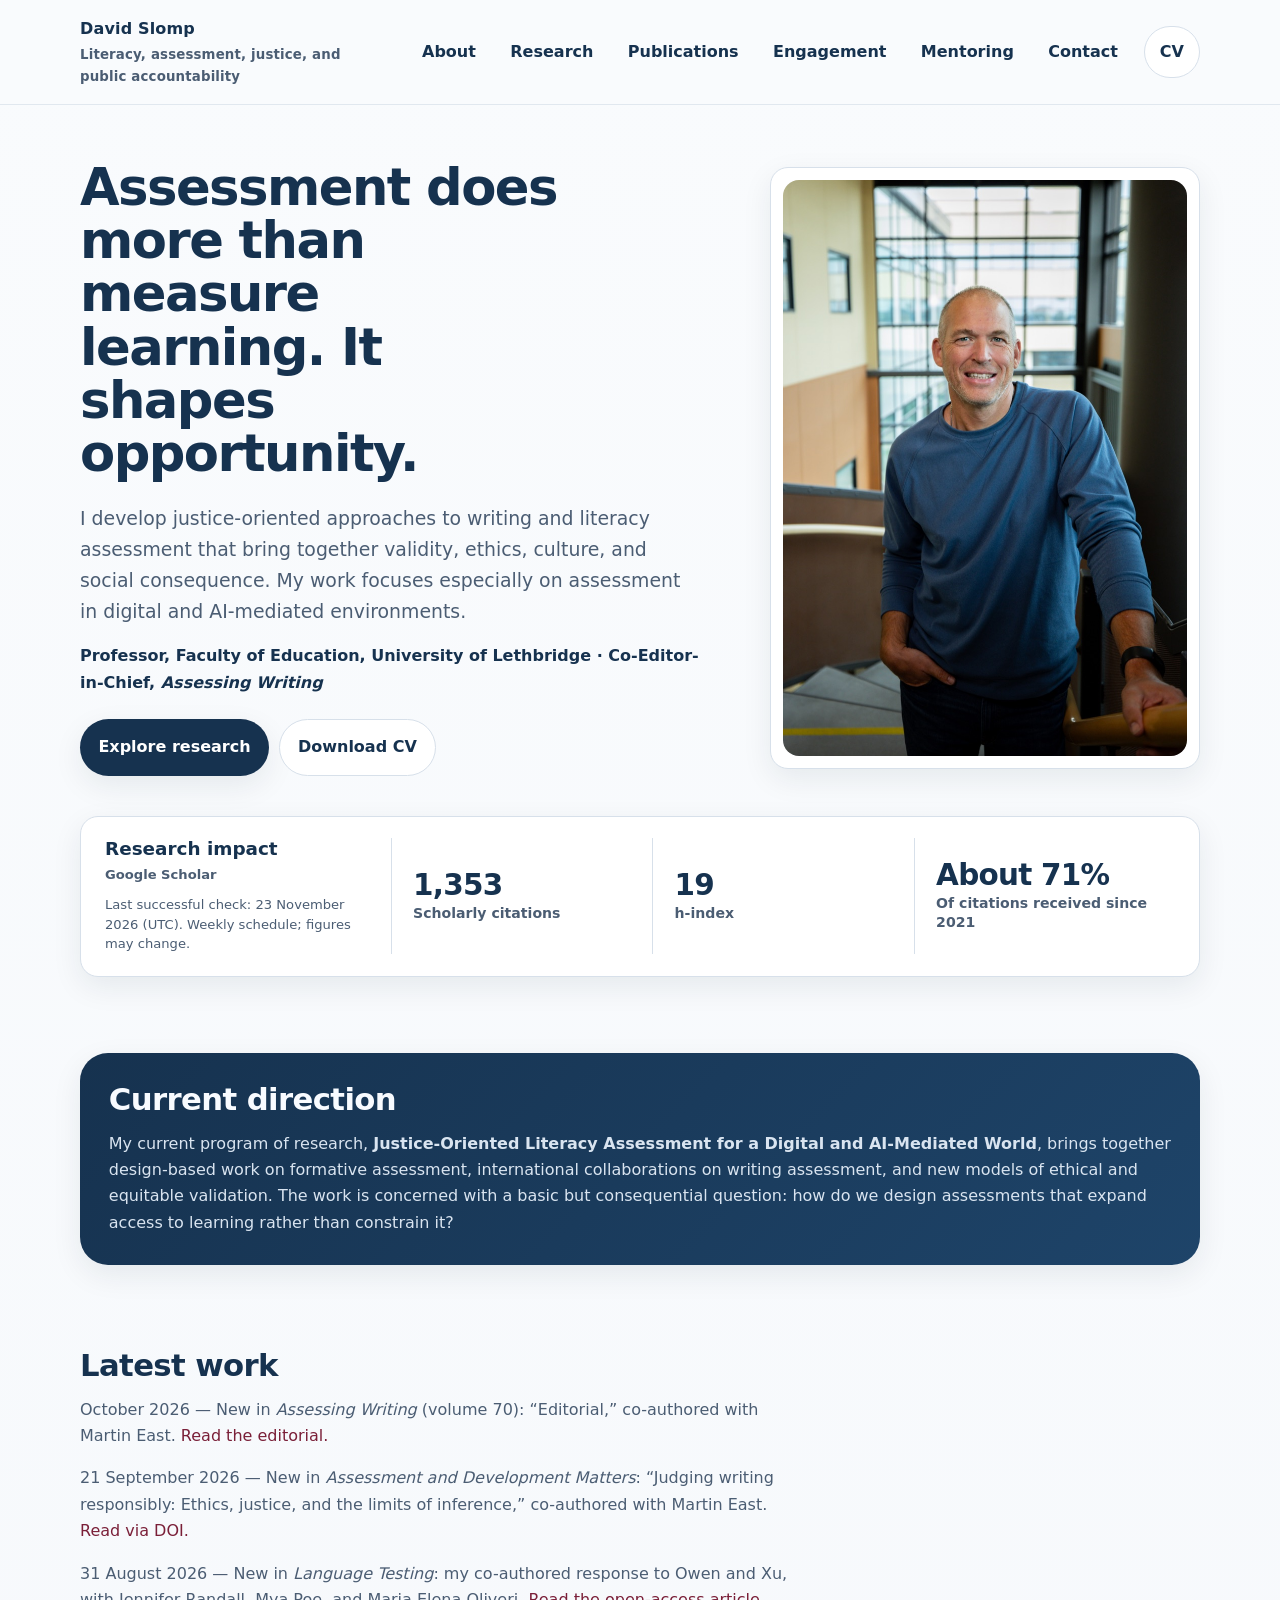
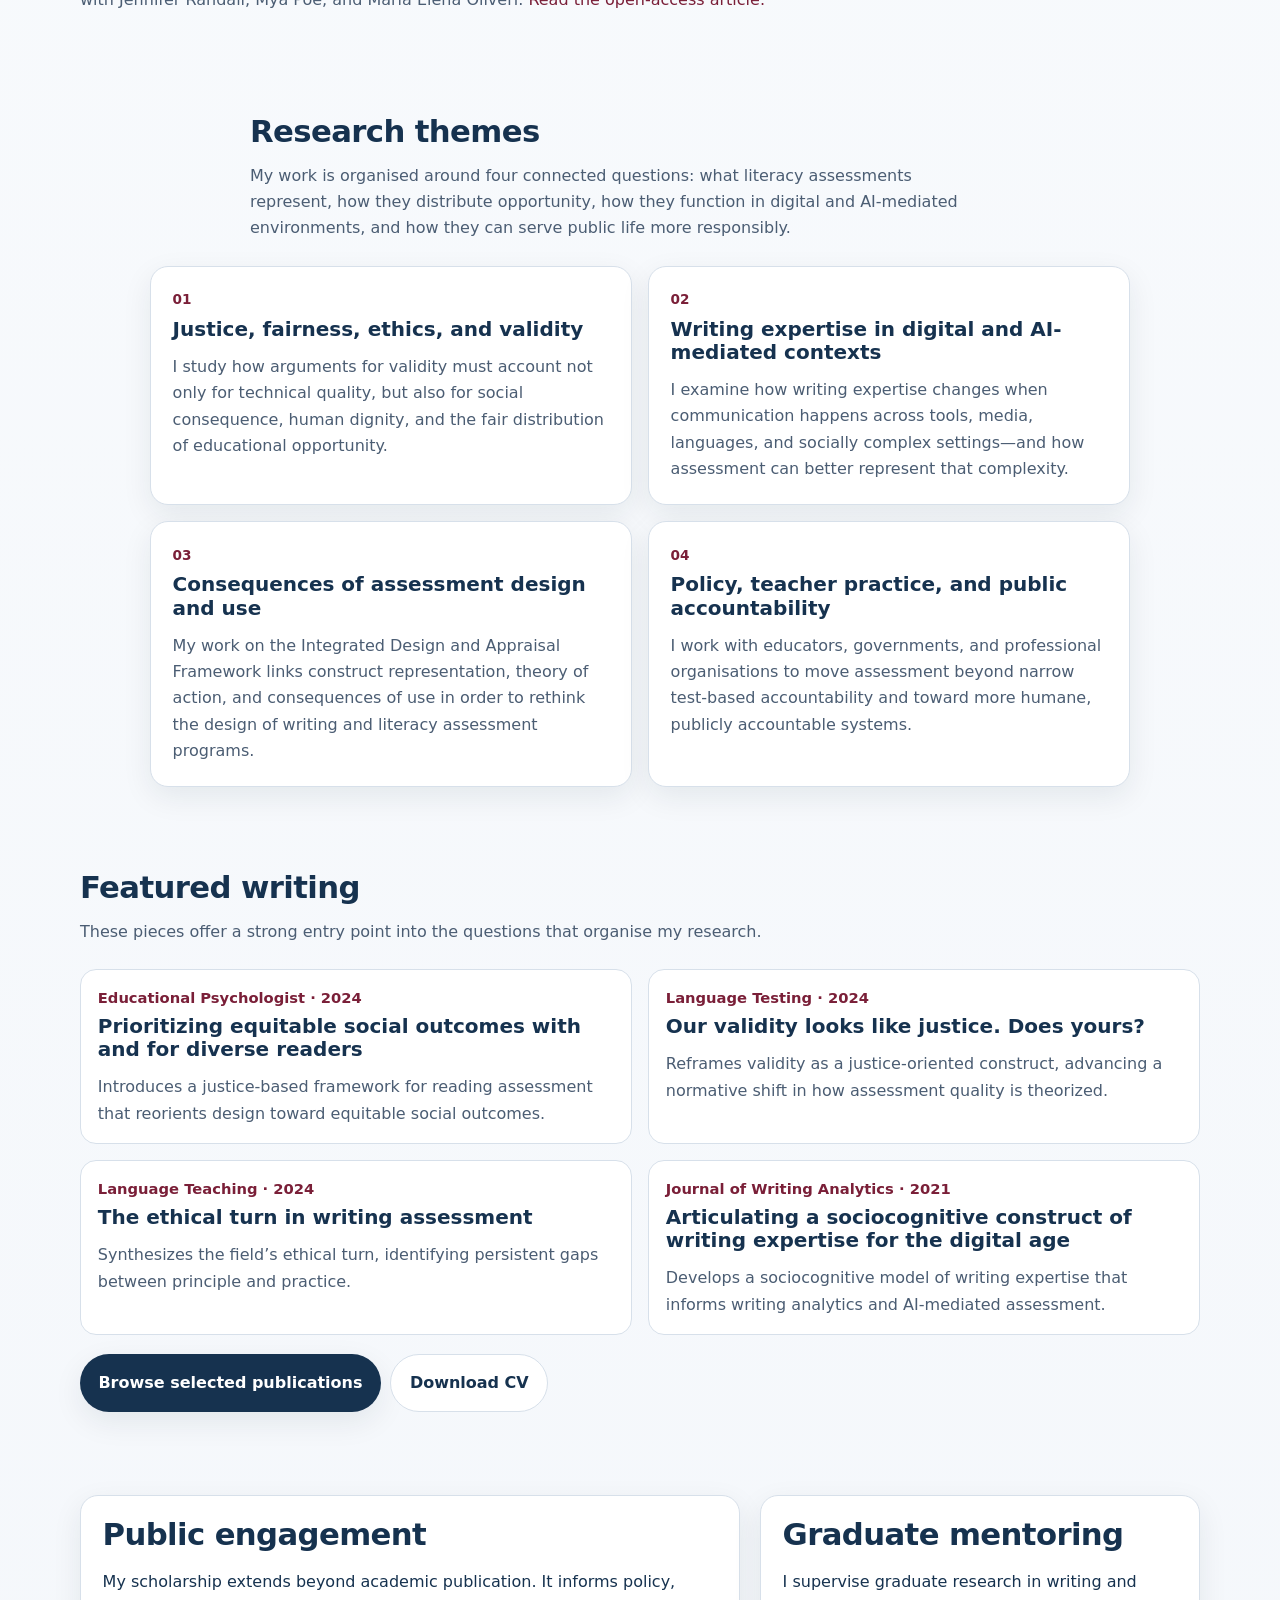
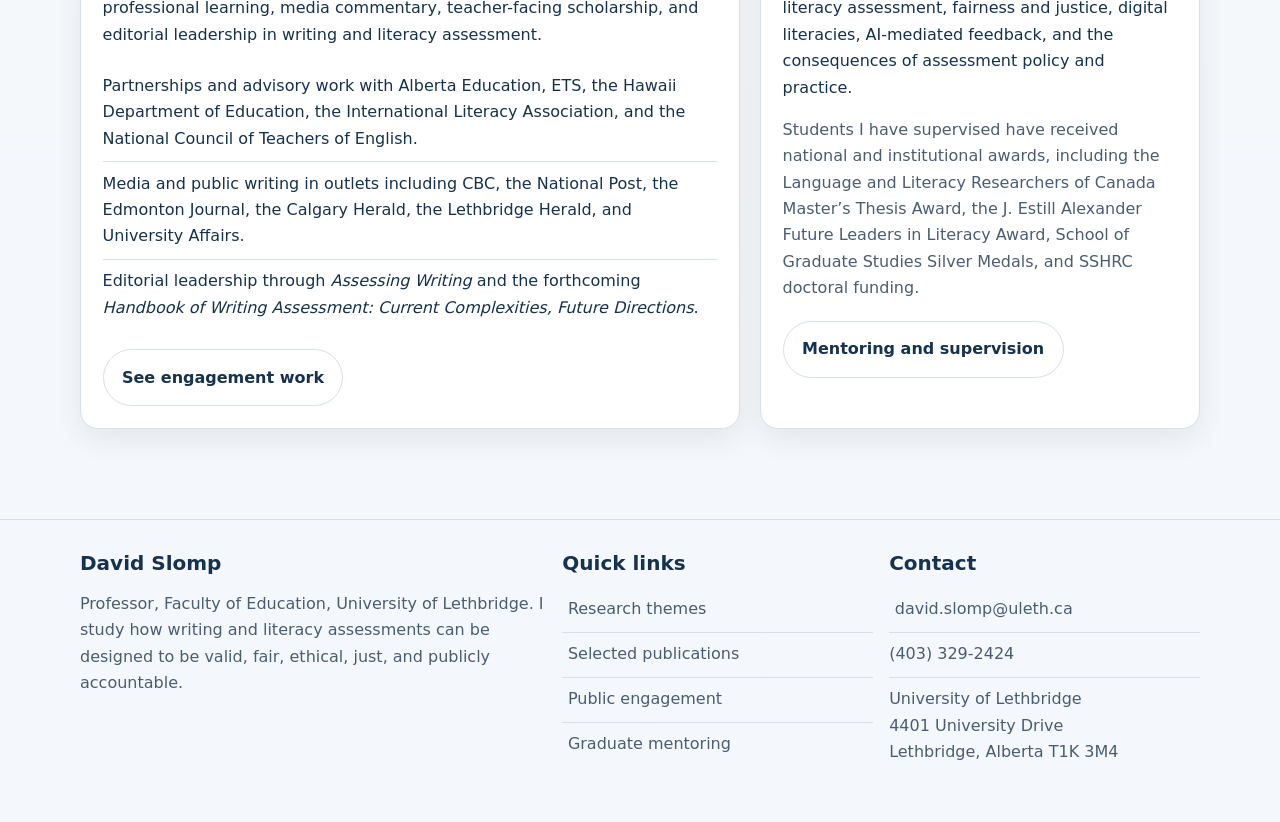
<file: index.html>
<!DOCTYPE html>
<html lang="en">
<head>
  <meta charset="utf-8">
  <meta name="viewport" content="width=device-width, initial-scale=1">
  <title>David Slomp | Literacy, assessment, justice, and public accountability</title>
  <meta name="description" content="David Slomp develops justice-oriented approaches to writing and literacy assessment, with a focus on validity, social consequence, and AI-mediated contexts.">
  <link rel="icon" href="assets/favicon.svg" type="image/svg+xml">
  <link rel="stylesheet" href="css/styles.css?v=20261103-headshots">
  <!-- Google tag (gtag.js) -->
<script async src="https://www.googletagmanager.com/gtag/js?id=G-P6X5NRJZLX"></script>
<script>
  window.dataLayer = window.dataLayer || [];
  function gtag(){dataLayer.push(arguments);}
  gtag('js', new Date());

  gtag('config', 'G-P6X5NRJZLX');
</script>

</head>
<body data-page="home">
<a class="skip-link" href="#main">Skip to main content</a>

<header class="site-header">
  <div class="container header-inner">
    <a class="brand" href="index.html" aria-label="Home">
      <span>David Slomp</span>
      <small>Literacy, assessment, justice, and public accountability</small>
    </a>

    <button class="nav-toggle" aria-controls="site-nav" aria-expanded="false">Menu</button>

    <nav id="site-nav" class="site-nav" aria-label="Main navigation">
      <ul>
        <li><a href="about.html" data-page="about">About</a></li>
        <li><a href="research.html" data-page="research">Research</a></li>
        <li><a href="publications.html" data-page="publications">Publications</a></li>
        <li><a href="engagement.html" data-page="engagement">Engagement</a></li>
        <li><a href="mentoring.html" data-page="mentoring">Mentoring</a></li>
        <li><a href="contact.html" data-page="contact">Contact</a></li>
        <li class="nav-cta"><a class="btn secondary" href="downloads/David_Slomp_CV_2026.pdf">CV</a></li>
      </ul>
    </nav>
  </div>
</header>

<main id="main">

  <section class="hero">
    <div class="container">
      <div class="hero-main">
        <div class="hero-copy">
          <div class="hero-header">
            <h1>Assessment does more than measure learning. It shapes opportunity.</h1>
          </div>

          <p class="lead">
            I develop justice-oriented approaches to writing and literacy assessment that bring together validity, ethics, culture, and social consequence. My work focuses especially on assessment in digital and AI-mediated environments.
          </p>

          <p class="hero-role">
            Professor, Faculty of Education, University of Lethbridge <span aria-hidden="true">·</span> Co-Editor-in-Chief, <em>Assessing Writing</em>
          </p>

          <div class="hero-actions">
            <div class="hero-actions-main">
              <a class="btn" href="research.html">Explore research</a>
              <a class="btn secondary" href="downloads/David_Slomp_CV_2026.pdf">Download CV</a>
            </div>
          </div>
        </div>

        <div class="hero-portrait panel">
          <picture>
            <source
              media="(max-width: 980px)"
              srcset="assets/images/david-slomp-headshot-2026-landscape-800.jpg 800w, assets/images/david-slomp-headshot-2026-landscape-1600.jpg 1600w"
              sizes="(max-width: 760px) calc(100vw - 3.5rem), 396px"
            >
            <img
              src="assets/images/david-slomp-headshot-2026-portrait-1365.jpg"
              srcset="assets/images/david-slomp-headshot-2026-portrait-800.jpg 800w, assets/images/david-slomp-headshot-2026-portrait-1365.jpg 1365w"
              sizes="430px"
              alt="Portrait of David Slomp in Turcotte Hall"
              class="feature-image"
              decoding="async"
              fetchpriority="high"
            >
          </picture>
        </div>
      </div>

    </div>
  </section>

  <!-- BEGIN SCHOLAR METRICS -->
  <section class="evidence-section" aria-labelledby="research-impact-title">
    <div class="container evidence-strip">
      <div class="evidence-intro">
        <h2 id="research-impact-title">Research impact</h2>
        <a href="https://scholar.google.com/citations?hl=en&amp;user=jtLduoQAAAAJ" target="_blank" rel="noopener noreferrer">Google Scholar</a>
        <p class="scholar-status" data-scholar-checked-at="2026-11-23T19:21:52Z">Last successful check: 23 November 2026 (UTC). Weekly schedule; figures may change.</p>
      </div>

      <dl class="evidence-grid">
        <div class="evidence-item">
          <dt>Scholarly citations</dt>
          <dd>1,353</dd>
        </div>
        <div class="evidence-item">
          <dt>h-index</dt>
          <dd>19</dd>
        </div>
        <div class="evidence-item">
          <dt>Of citations received since 2021</dt>
          <dd>About 71%</dd>
        </div>
      </dl>
    </div>
  </section>
  <!-- END SCHOLAR METRICS -->

  <section class="section">
    <div class="container feature-band">
      <h2>Current direction</h2>
      <p>My current program of research, <strong>Justice-Oriented Literacy Assessment for a Digital and AI-Mediated World</strong>, brings together design-based work on formative assessment, international collaborations on writing assessment, and new models of ethical and equitable validation. The work is concerned with a basic but consequential question: how do we design assessments that expand access to learning rather than constrain it?</p>
    </div>
  </section>

  <section class="section">
    <div class="container">
      <div class="section-header">
        <h2 id="latest-work-title">Latest work</h2>
        <p><time datetime="2026-10">October 2026</time> — New in <em>Assessing Writing</em> (volume 70): “Editorial,” co-authored with Martin East. <a href="https://doi.org/10.1016/j.asw.2026.101144" target="_blank" rel="noopener noreferrer">Read the editorial.</a></p>
        <p><time datetime="2026-09-21">21 September 2026</time> — New in <em>Assessment and Development Matters</em>: “Judging writing responsibly: Ethics, justice, and the limits of inference,” co-authored with Martin East. <a href="https://doi.org/10.53841/bpsadm.2026.18.3.48" target="_blank" rel="noopener noreferrer">Read via DOI.</a></p>
        <p><time datetime="2026-08-31">31 August 2026</time> — New in <em>Language Testing</em>: my co-authored response to Owen and Xu, with Jennifer Randall, Mya Poe, and Maria Elena Oliveri. <a href="https://doi.org/10.1177/02655322261468288" target="_blank" rel="noopener noreferrer">Read the open-access article.</a></p>
      </div>
    </div>
  </section>

  <section class="section home-themes-section" aria-labelledby="research-themes-title">
    <div class="container">
      <div class="section-header home-themes-header">
        <h2 id="research-themes-title">Research themes</h2>
        <p>My work is organised around four connected questions: what literacy assessments represent, how they distribute opportunity, how they function in digital and AI-mediated environments, and how they can serve public life more responsibly.</p>
      </div>

      <div class="grid grid-2 home-theme-grid">
        <article class="card">
          <span class="eyebrow">01</span>
          <h3>Justice, fairness, ethics, and validity</h3>
          <p>I study how arguments for validity must account not only for technical quality, but also for social consequence, human dignity, and the fair distribution of educational opportunity.</p>
        </article>

        <article class="card">
          <span class="eyebrow">02</span>
          <h3>Writing expertise in digital and AI-mediated contexts</h3>
          <p>I examine how writing expertise changes when communication happens across tools, media, languages, and socially complex settings—and how assessment can better represent that complexity.</p>
        </article>

        <article class="card">
          <span class="eyebrow">03</span>
          <h3>Consequences of assessment design and use</h3>
          <p>My work on the Integrated Design and Appraisal Framework links construct representation, theory of action, and consequences of use in order to rethink the design of writing and literacy assessment programs.</p>
        </article>

        <article class="card">
          <span class="eyebrow">04</span>
          <h3>Policy, teacher practice, and public accountability</h3>
          <p>I work with educators, governments, and professional organisations to move assessment beyond narrow test-based accountability and toward more humane, publicly accountable systems.</p>
        </article>
      </div>
    </div>
  </section>

  <section class="section">
    <div class="container">
      <div class="section-header">
        <h2>Featured writing</h2>
        <p>These pieces offer a strong entry point into the questions that organise my research.</p>
      </div>

      <div class="grid grid-2">
        <article class="publication">
          <div class="pub-meta">Educational Psychologist · 2024</div>
          <h3>Prioritizing equitable social outcomes with and for diverse readers</h3>
          <p>Introduces a justice-based framework for reading assessment that reorients design toward equitable social outcomes.</p>
        </article>

        <article class="publication">
          <div class="pub-meta">Language Testing · 2024</div>
          <h3>Our validity looks like justice. Does yours?</h3>
          <p>Reframes validity as a justice-oriented construct, advancing a normative shift in how assessment quality is theorized.</p>
        </article>

        <article class="publication">
          <div class="pub-meta">Language Teaching · 2024</div>
          <h3>The ethical turn in writing assessment</h3>
          <p>Synthesizes the field’s ethical turn, identifying persistent gaps between principle and practice.</p>
        </article>

        <article class="publication">
          <div class="pub-meta">Journal of Writing Analytics · 2021</div>
          <h3>Articulating a sociocognitive construct of writing expertise for the digital age</h3>
          <p>Develops a sociocognitive model of writing expertise that informs writing analytics and AI-mediated assessment.</p>
        </article>
      </div>

      <div class="cta-row">
        <a class="btn" href="publications.html">Browse selected publications</a>
        <a class="btn secondary" href="downloads/David_Slomp_CV_2026.pdf">Download CV</a>
      </div>
    </div>
  </section>

  <section class="section">
    <div class="container columns">
      <div class="panel">
        <h2>Public engagement</h2>
        <p>My scholarship extends beyond academic publication. It informs policy, professional learning, media commentary, teacher-facing scholarship, and editorial leadership in writing and literacy assessment.</p>
        <ul class="list-clean">
          <li>Partnerships and advisory work with Alberta Education, ETS, the Hawaii Department of Education, the International Literacy Association, and the National Council of Teachers of English.</li>
          <li>Media and public writing in outlets including CBC, the National Post, the Edmonton Journal, the Calgary Herald, the Lethbridge Herald, and University Affairs.</li>
          <li>Editorial leadership through <em>Assessing Writing</em> and the forthcoming <em>Handbook of Writing Assessment: Current Complexities, Future Directions</em>.</li>
        </ul>
        <div class="cta-row">
          <a class="btn secondary" href="engagement.html">See engagement work</a>
        </div>
      </div>

      <div class="panel">
        <h2>Graduate mentoring</h2>
        <p>I supervise graduate research in writing and literacy assessment, fairness and justice, digital literacies, AI-mediated feedback, and the consequences of assessment policy and practice.</p>
        <p class="subtle">Students I have supervised have received national and institutional awards, including the Language and Literacy Researchers of Canada Master’s Thesis Award, the J. Estill Alexander Future Leaders in Literacy Award, School of Graduate Studies Silver Medals, and SSHRC doctoral funding.</p>
        <div class="cta-row">
          <a class="btn secondary" href="mentoring.html">Mentoring and supervision</a>
        </div>
      </div>
    </div>
  </section>

</main>

<footer class="site-footer">
  <div class="container footer-grid">
    <div>
      <h3>David Slomp</h3>
      <p>Professor, Faculty of Education, University of Lethbridge. I study how writing and literacy assessments can be designed to be valid, fair, ethical, just, and publicly accountable.</p>
    </div>

    <div>
      <h3>Quick links</h3>
      <ul class="list-clean">
        <li><a href="research.html">Research themes</a></li>
        <li><a href="publications.html">Selected publications</a></li>
        <li><a href="engagement.html">Public engagement</a></li>
        <li><a href="mentoring.html">Graduate mentoring</a></li>
      </ul>
    </div>

    <div>
      <h3>Contact</h3>
      <ul class="list-clean">
        <li><a href="mailto:david.slomp@uleth.ca">david.slomp@uleth.ca</a></li>
        <li>(403) 329-2424</li>
        <li>University of Lethbridge<br>4401 University Drive<br>Lethbridge, Alberta T1K 3M4</li>
      </ul>
    </div>
  </div>
</footer>

<script src="js/site.js"></script>
<script src="js/scholar-status.js?v=20261026" defer></script>
</body>
</html>
</file>
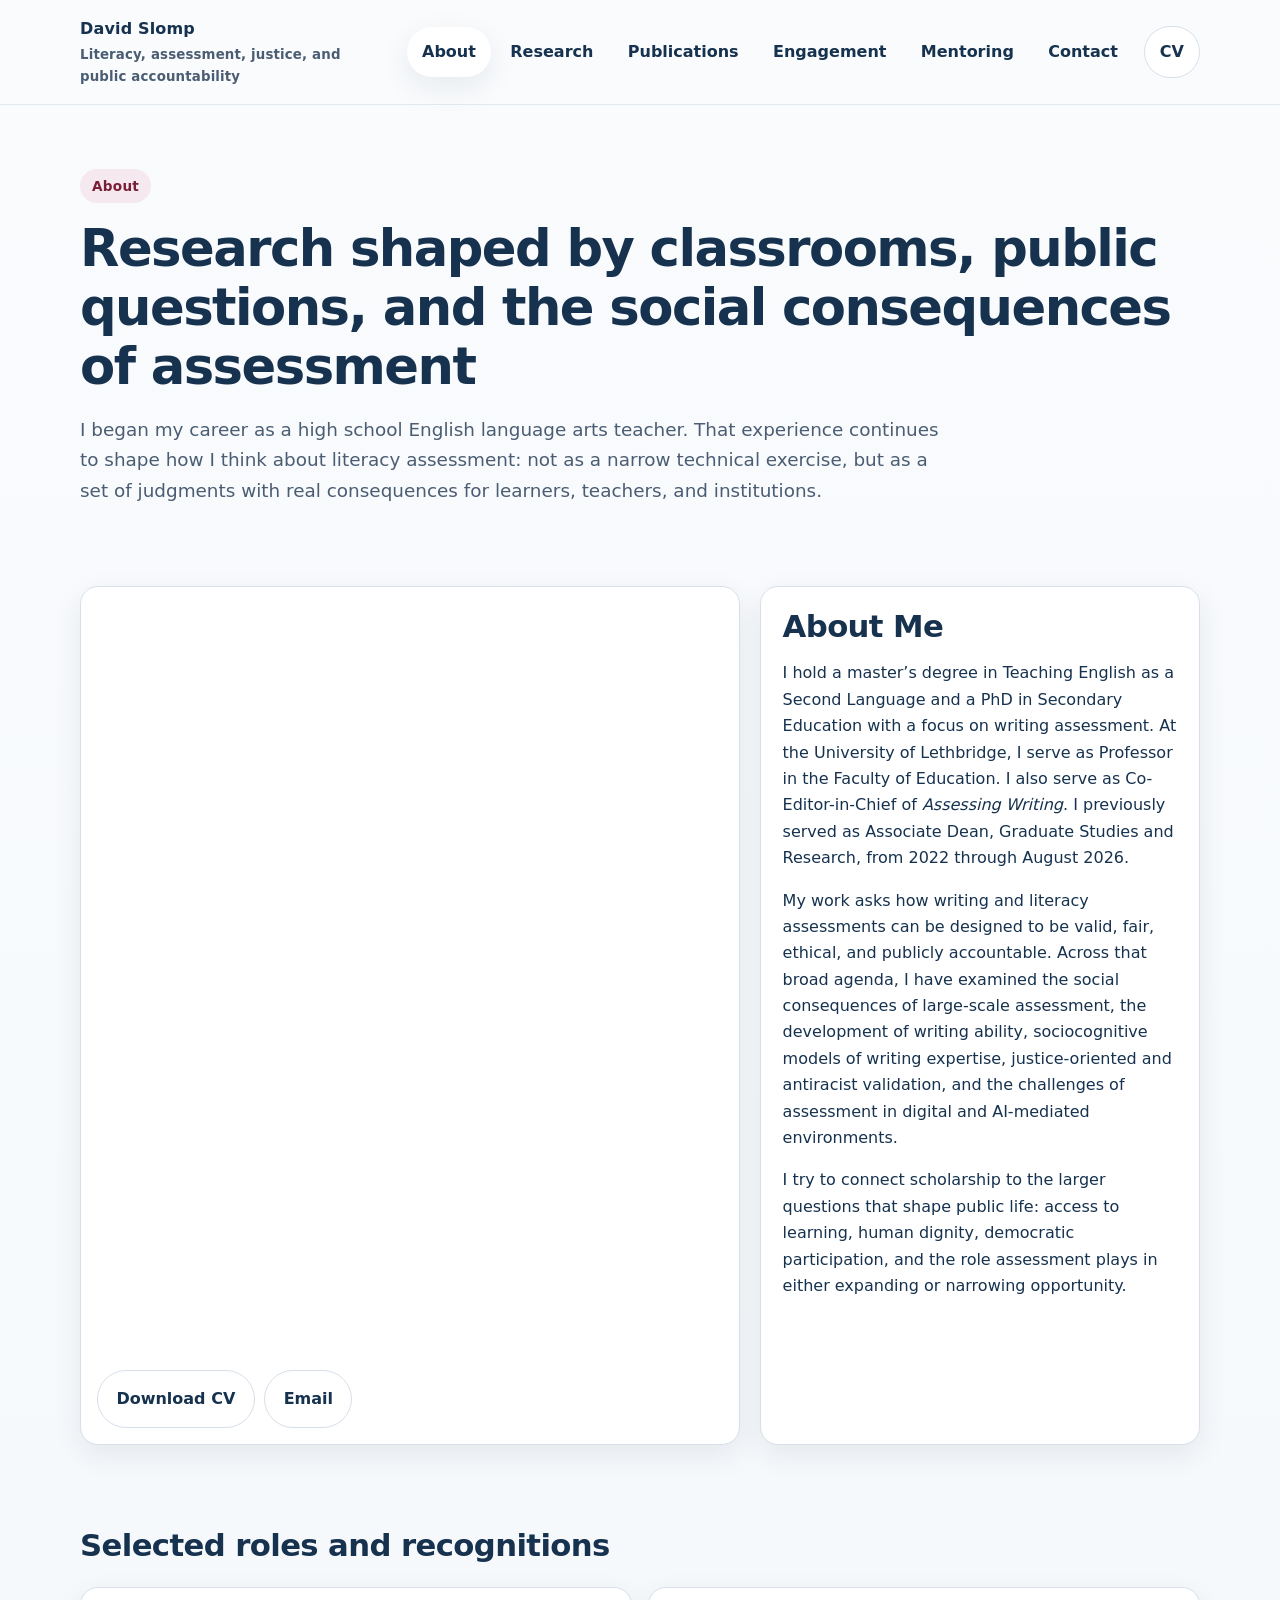
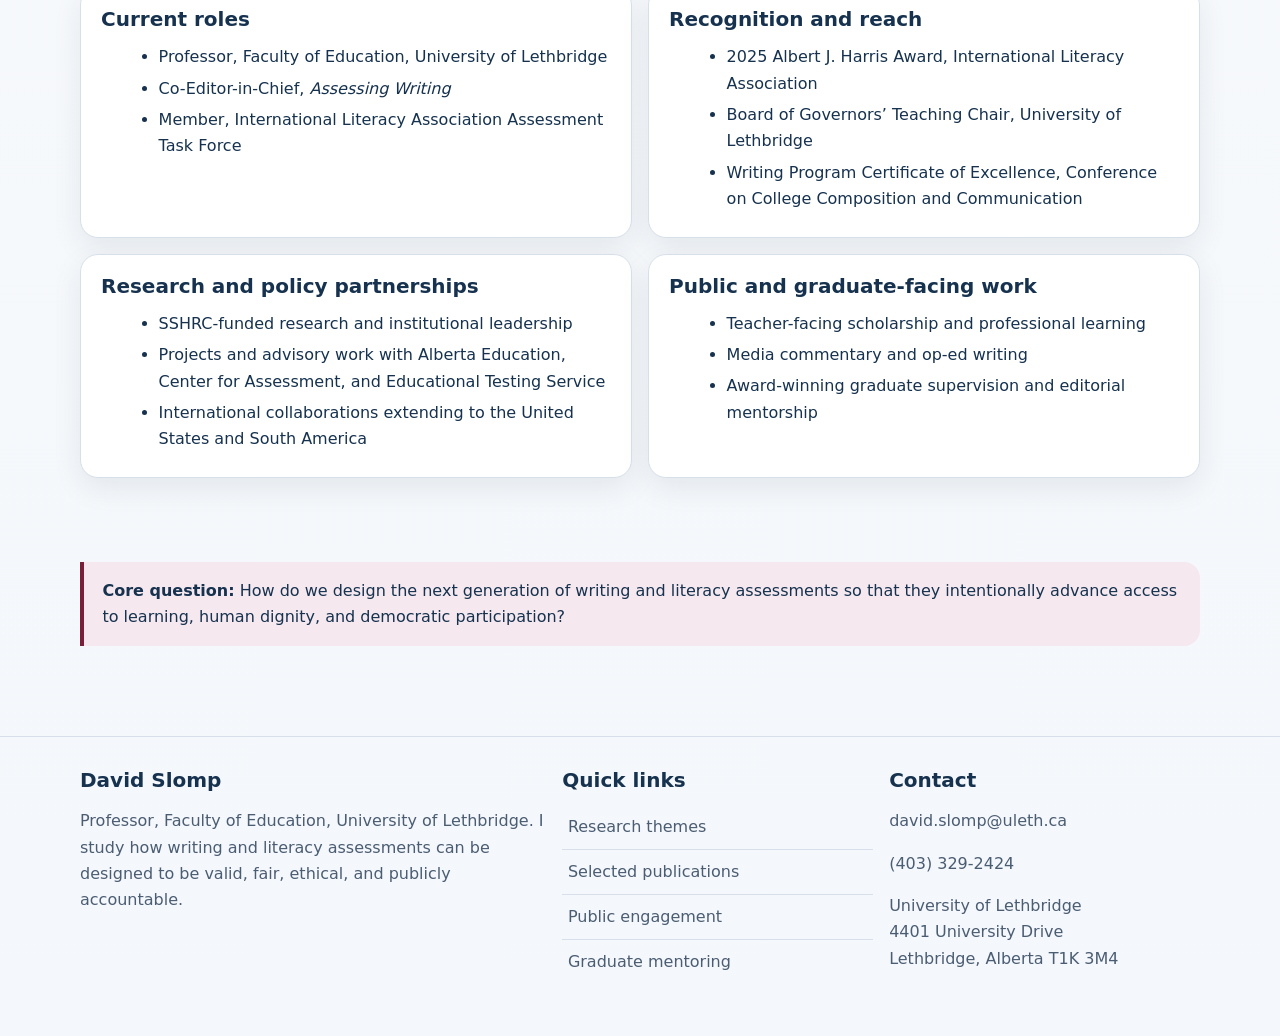
<file: about.html>
<!DOCTYPE html>
<html lang="en">
  <head>
  <meta charset="utf-8">
  <meta name="viewport" content="width=device-width, initial-scale=1">
  <title>About | David Slomp</title>
  <meta name="description" content="About David Slomp, his research background, roles, and recognitions.">
  <link rel="icon" href="assets/favicon.svg" type="image/svg+xml">
  <link rel="stylesheet" href="css/styles.css">
    <!-- Google tag (gtag.js) -->
<script async src="https://www.googletagmanager.com/gtag/js?id=G-P6X5NRJZLX"></script>
<script>
  window.dataLayer = window.dataLayer || [];
  function gtag(){dataLayer.push(arguments);}
  gtag('js', new Date());

  gtag('config', 'G-P6X5NRJZLX');
</script>

</head>
<body data-page="about">
<a class="skip-link" href="#main">Skip to main content</a>
<header class="site-header">
  <div class="container header-inner">
    <a class="brand" href="index.html" aria-label="Home">
      <span>David Slomp</span>
      <small>Literacy, assessment, justice, and public accountability</small>
    </a>
    <button class="nav-toggle" aria-controls="site-nav" aria-expanded="false">Menu</button>
    
    <nav id="site-nav" class="site-nav" aria-label="Main navigation">
      <ul>
        <li><a href="about.html" data-page="about">About</a></li>
<li><a href="research.html" data-page="research">Research</a></li>
<li><a href="publications.html" data-page="publications">Publications</a></li>
<li><a href="engagement.html" data-page="engagement">Engagement</a></li>
<li><a href="mentoring.html" data-page="mentoring">Mentoring</a></li>
<li><a href="contact.html" data-page="contact">Contact</a></li>
        <li class="nav-cta"><a class="btn secondary" href="downloads/David_Slomp_CV_2026.pdf">CV</a></li>
      </ul>
    </nav>
    
  </div>
</header>
<main id="main">

<section class="page-hero">
  <div class="container">
    <span class="kicker">About</span>
    <h1>Research shaped by classrooms, public questions, and the social consequences of assessment</h1>
    <p class="lead">I began my career as a high school English language arts teacher. That experience continues to shape how I think about literacy assessment: not as a narrow technical exercise, but as a set of judgments with real consequences for learners, teachers, and institutions.</p>
  </div>
</section>

<section class="section">
  <div class="container columns">
    <div class="panel about-image-panel">
      <img
        src="assets/images/david-slomp-about-2026-1000.jpg"
        srcset="assets/images/david-slomp-about-2026-600.jpg 600w, assets/images/david-slomp-about-2026-1000.jpg 1000w"
        sizes="(max-width: 760px) calc(100vw - 4rem), 650px"
        alt="Portrait of David Slomp in Turcotte Hall"
        class="about-image"
        loading="lazy"
        decoding="async"
      >

      <div class="about-image-actions">
        <a class="btn secondary" href="downloads/David_Slomp_CV_2026.pdf">Download CV</a>
        <a class="btn secondary" href="mailto:david.slomp@uleth.ca">Email</a>
      </div>
    </div>

    <div class="panel">
      <h2>About Me</h2>
      <p>I hold a master’s degree in Teaching English as a Second Language and a PhD in Secondary Education with a focus on writing assessment. At the University of Lethbridge, I serve as Professor in the Faculty of Education. I also serve as Co-Editor-in-Chief of <em>Assessing Writing</em>. I previously served as Associate Dean, Graduate Studies and Research, from 2022 through August 2026.</p>
      <p>My work asks how writing and literacy assessments can be designed to be valid, fair, ethical, and publicly accountable. Across that broad agenda, I have examined the social consequences of large-scale assessment, the development of writing ability, sociocognitive models of writing expertise, justice-oriented and antiracist validation, and the challenges of assessment in digital and AI-mediated environments.</p>
      <p>I try to connect scholarship to the larger questions that shape public life: access to learning, human dignity, democratic participation, and the role assessment plays in either expanding or narrowing opportunity.</p>
    </div>
  </div>
</section>

<section class="section">
  <div class="container">
    <div class="section-header">
      <h2>Selected roles and recognitions</h2>
      
    </div>
    <div class="grid grid-2">
      <div class="card">
        <h3>Current roles</h3>
        <ul>
          <li>Professor, Faculty of Education, University of Lethbridge</li>
          <li>Co-Editor-in-Chief, <em>Assessing Writing</em></li>
          <li>Member, International Literacy Association Assessment Task Force</li>
        </ul>
      </div>
      <div class="card">
        <h3>Recognition and reach</h3>
        <ul>
          <li>2025 Albert J. Harris Award, International Literacy Association</li>
          <li>Board of Governors’ Teaching Chair, University of Lethbridge</li>
          <li>Writing Program Certificate of Excellence, Conference on College Composition and Communication</li>
        </ul>
      </div>
      <div class="card">
        <h3>Research and policy partnerships</h3>
        <ul>
          <li>SSHRC-funded research and institutional leadership</li>
          <li>Projects and advisory work with Alberta Education, Center for Assessment, and Educational Testing Service</li>
          <li>International collaborations extending to the United States and South America</li>
        </ul>
      </div>
      <div class="card">
        <h3>Public and graduate-facing work</h3>
        <ul>
          <li>Teacher-facing scholarship and professional learning</li>
          <li>Media commentary and op-ed writing</li>
          <li>Award-winning graduate supervision and editorial mentorship</li>
        </ul>
      </div>
    </div>
  </div>
</section>

<section class="section">
  <div class="container">
    <div class="callout">
      <strong>Core question:</strong> How do we design the next generation of writing and literacy assessments so that they intentionally advance access to learning, human dignity, and democratic participation?
    </div>
  </div>
</section>

</main>
<footer class="site-footer">
  <div class="container footer-grid">
    <div>
      <h3>David Slomp</h3>
      <p>Professor, Faculty of Education, University of Lethbridge. I study how writing and literacy assessments can be designed to be valid, fair, ethical, and publicly accountable.</p>
    </div>

    <div>
      <h3>Quick links</h3>
      <ul class="list-clean">
        <li><a href="research.html">Research themes</a></li>
        <li><a href="publications.html">Selected publications</a></li>
        <li><a href="engagement.html">Public engagement</a></li>
        <li><a href="mentoring.html">Graduate mentoring</a></li>
      </ul>
    </div>

    <div>
      <h3>Contact</h3>
      <p>david.slomp@uleth.ca</p>
      <p>(403) 329-2424</p>
      <p>University of Lethbridge<br>4401 University Drive<br>Lethbridge, Alberta T1K 3M4</p>
    </div>
  </div>
</footer>
<script src="js/site.js"></script>
</body>
</html>
</file>
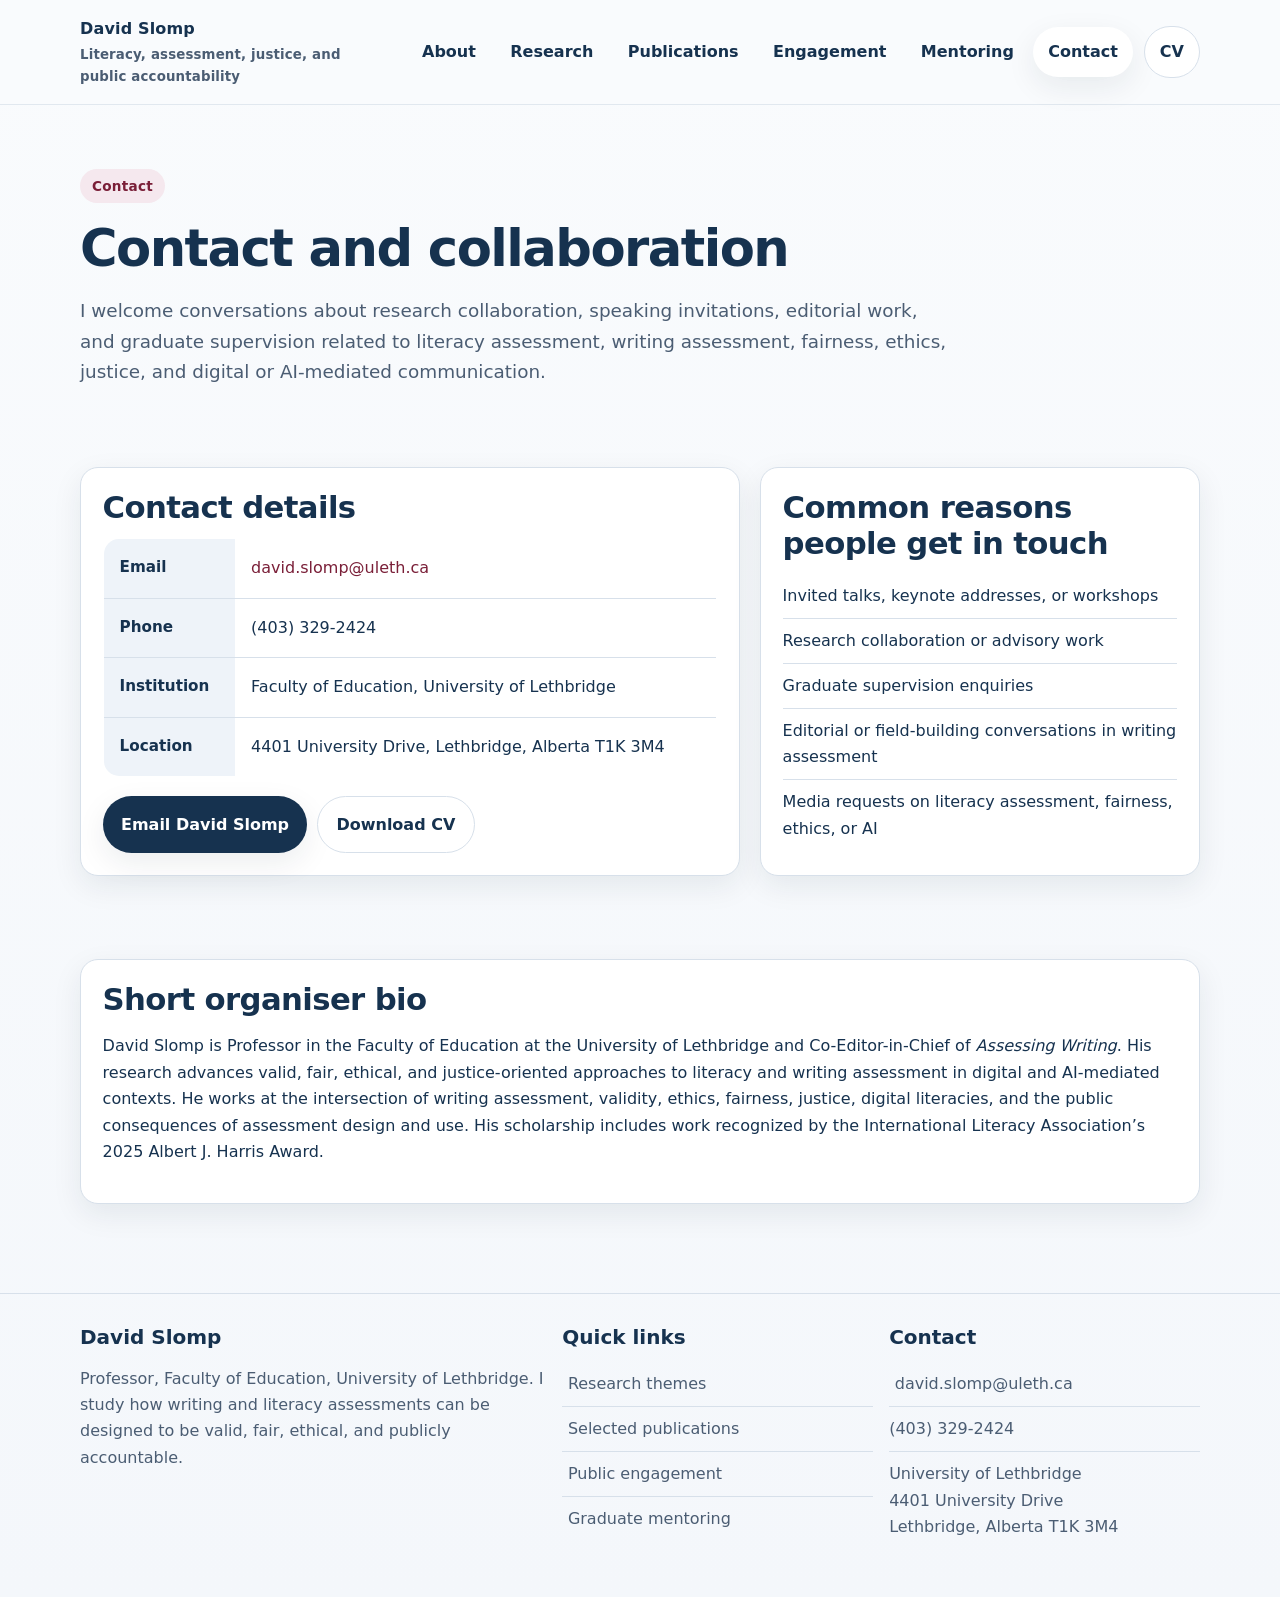
<file: contact.html>
<!DOCTYPE html>
<html lang="en">
<head>
  <meta charset="utf-8">
  <meta name="viewport" content="width=device-width, initial-scale=1">
  <title>Contact | David Slomp</title>
  <meta name="description" content="Contact information and collaboration details for David Slomp.">
  <link rel="icon" href="assets/favicon.svg" type="image/svg+xml">
  <link rel="stylesheet" href="css/styles.css">
  <!-- Google tag (gtag.js) -->
<script async src="https://www.googletagmanager.com/gtag/js?id=G-P6X5NRJZLX"></script>
<script>
  window.dataLayer = window.dataLayer || [];
  function gtag(){dataLayer.push(arguments);}
  gtag('js', new Date());

  gtag('config', 'G-P6X5NRJZLX');
</script>

</head>
<body data-page="contact">
<a class="skip-link" href="#main">Skip to main content</a>
<header class="site-header">
  <div class="container header-inner">
    <a class="brand" href="index.html" aria-label="Home">
      <span>David Slomp</span>
      <small>Literacy, assessment, justice, and public accountability</small>
    </a>
    <button class="nav-toggle" aria-controls="site-nav" aria-expanded="false">Menu</button>
    
    <nav id="site-nav" class="site-nav" aria-label="Main navigation">
      <ul>
        <li><a href="about.html" data-page="about">About</a></li>
<li><a href="research.html" data-page="research">Research</a></li>
<li><a href="publications.html" data-page="publications">Publications</a></li>
<li><a href="engagement.html" data-page="engagement">Engagement</a></li>
<li><a href="mentoring.html" data-page="mentoring">Mentoring</a></li>
<li><a href="contact.html" data-page="contact">Contact</a></li>
        <li class="nav-cta"><a class="btn secondary" href="downloads/David_Slomp_CV_2026.pdf">CV</a></li>
      </ul>
    </nav>
    
  </div>
</header>
<main id="main">

<section class="page-hero">
  <div class="container">
    <span class="kicker">Contact</span>
    <h1>Contact and collaboration</h1>
    <p class="lead">I welcome conversations about research collaboration, speaking invitations, editorial work, and graduate supervision related to literacy assessment, writing assessment, fairness, ethics, justice, and digital or AI-mediated communication.</p>
  </div>
</section>

<section class="section">
  <div class="container columns">
    <div class="panel">
      <h2>Contact details</h2>
      <table class="simple">
        <tr><th>Email</th><td><a href="mailto:david.slomp@uleth.ca">david.slomp@uleth.ca</a></td></tr>
        <tr><th>Phone</th><td>(403) 329-2424</td></tr>
        <tr><th>Institution</th><td>Faculty of Education, University of Lethbridge</td></tr>
        <tr><th>Location</th><td>4401 University Drive, Lethbridge, Alberta T1K 3M4</td></tr>
      </table>
      <div class="cta-row">
        <a class="btn" href="mailto:david.slomp@uleth.ca">Email David Slomp</a>
        <a class="btn secondary" href="downloads/David_Slomp_CV_2026.pdf">Download CV</a>
      </div>
    </div>
    <aside class="panel">
      <h2>Common reasons people get in touch</h2>
      <ul class="list-clean">
        <li>Invited talks, keynote addresses, or workshops</li>
        <li>Research collaboration or advisory work</li>
        <li>Graduate supervision enquiries</li>
        <li>Editorial or field-building conversations in writing assessment</li>
        <li>Media requests on literacy assessment, fairness, ethics, or AI</li>
      </ul>
    </aside>
  </div>
</section>

<section class="section">
  <div class="container panel">
    <h2>Short organiser bio</h2>
    <p>David Slomp is Professor in the Faculty of Education at the University of Lethbridge and Co-Editor-in-Chief of <em>Assessing Writing</em>. His research advances valid, fair, ethical, and justice-oriented approaches to literacy and writing assessment in digital and AI-mediated contexts. He works at the intersection of writing assessment, validity, ethics, fairness, justice, digital literacies, and the public consequences of assessment design and use. His scholarship includes work recognized by the International Literacy Association’s 2025 Albert J. Harris Award.</p>
  </div>
</section>

</main>
<footer class="site-footer">
  <div class="container footer-grid">
    <div>
      <h3>David Slomp</h3>
      <p>Professor, Faculty of Education, University of Lethbridge. I study how writing and literacy assessments can be designed to be valid, fair, ethical, and publicly accountable.</p>
    
    </div>
    <div>
      <h3>Quick links</h3>
      <ul class="list-clean">
        <li><a href="research.html">Research themes</a></li>
        <li><a href="publications.html">Selected publications</a></li>
        <li><a href="engagement.html">Public engagement</a></li>
        <li><a href="mentoring.html">Graduate mentoring</a></li>
      </ul>
    </div>
    <div>
      <h3>Contact</h3>
      <ul class="list-clean">
        <li><a href="mailto:david.slomp@uleth.ca">david.slomp@uleth.ca</a></li>
        <li>(403) 329-2424</li>
        <li>University of Lethbridge<br>4401 University Drive<br>Lethbridge, Alberta T1K 3M4</li>
      </ul>
    </div>
  </div>
</footer>
<script src="js/site.js"></script>
</body>
</html>
</file>
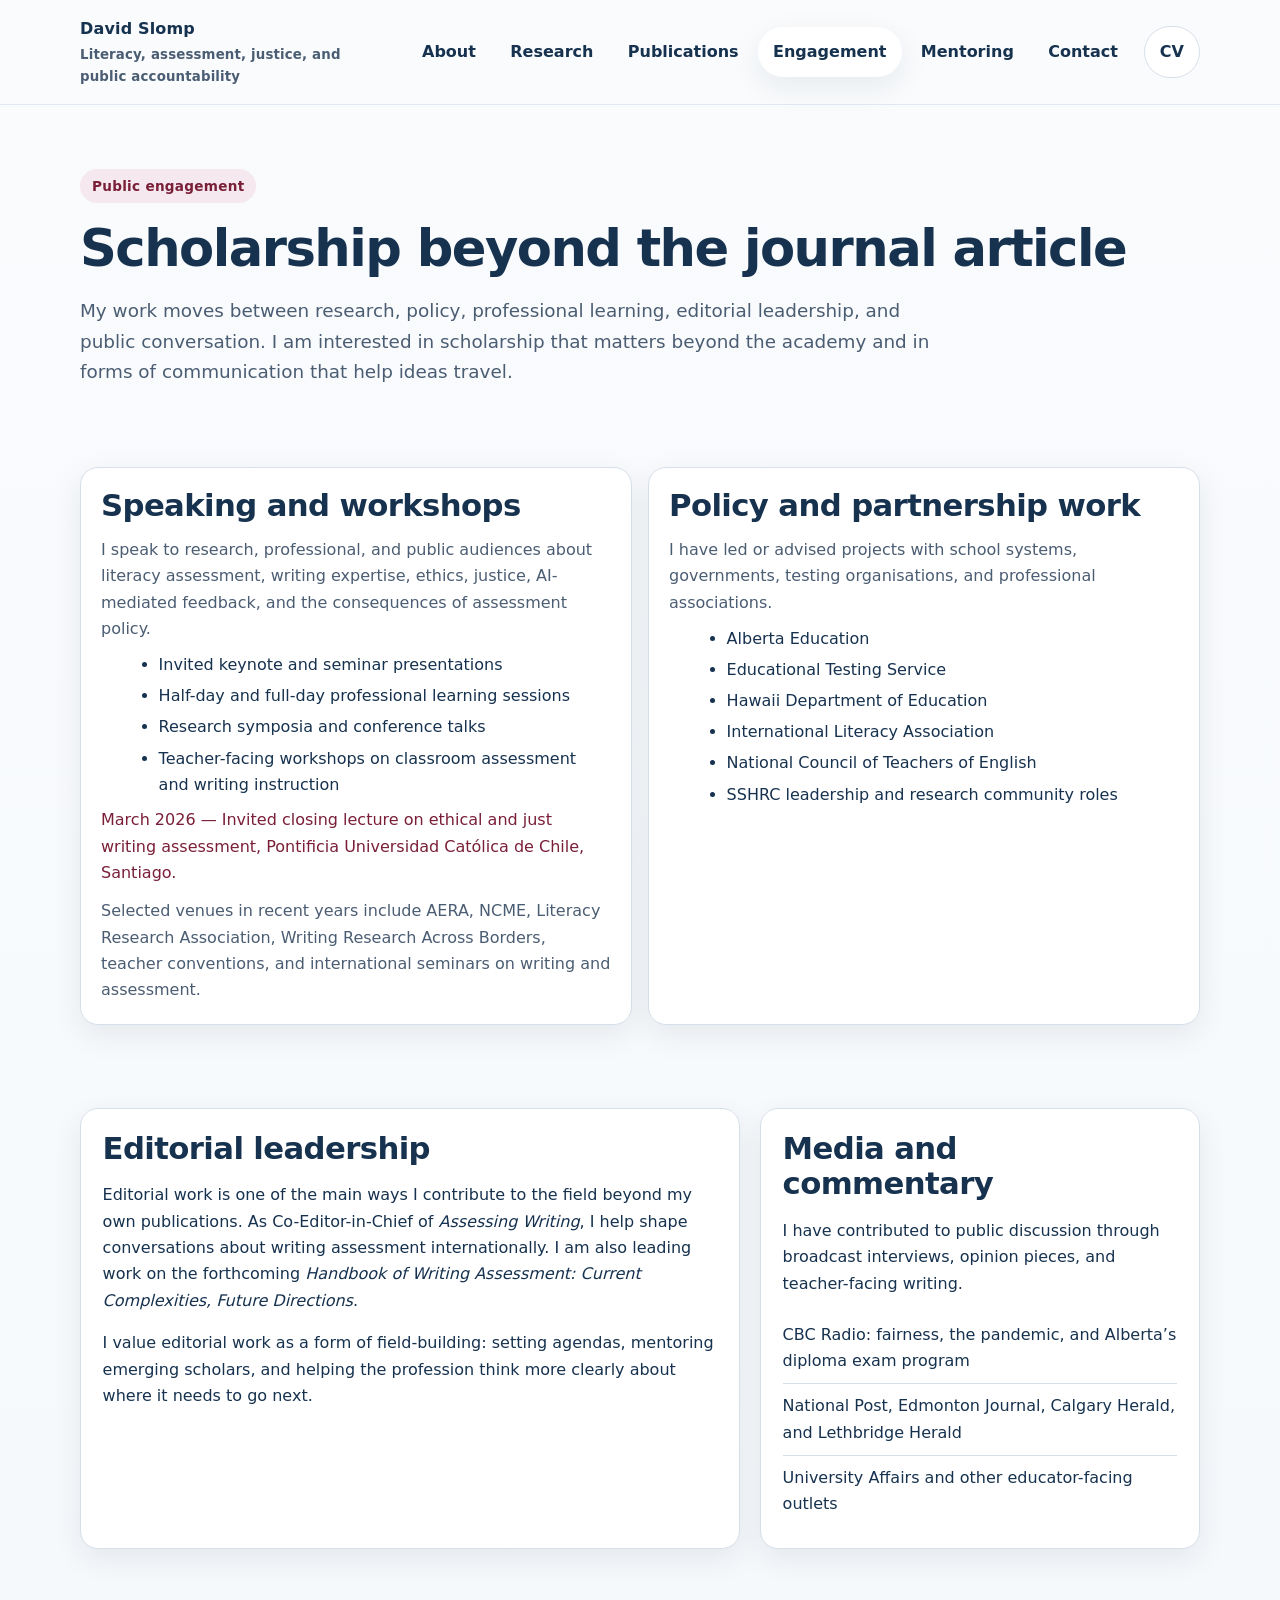
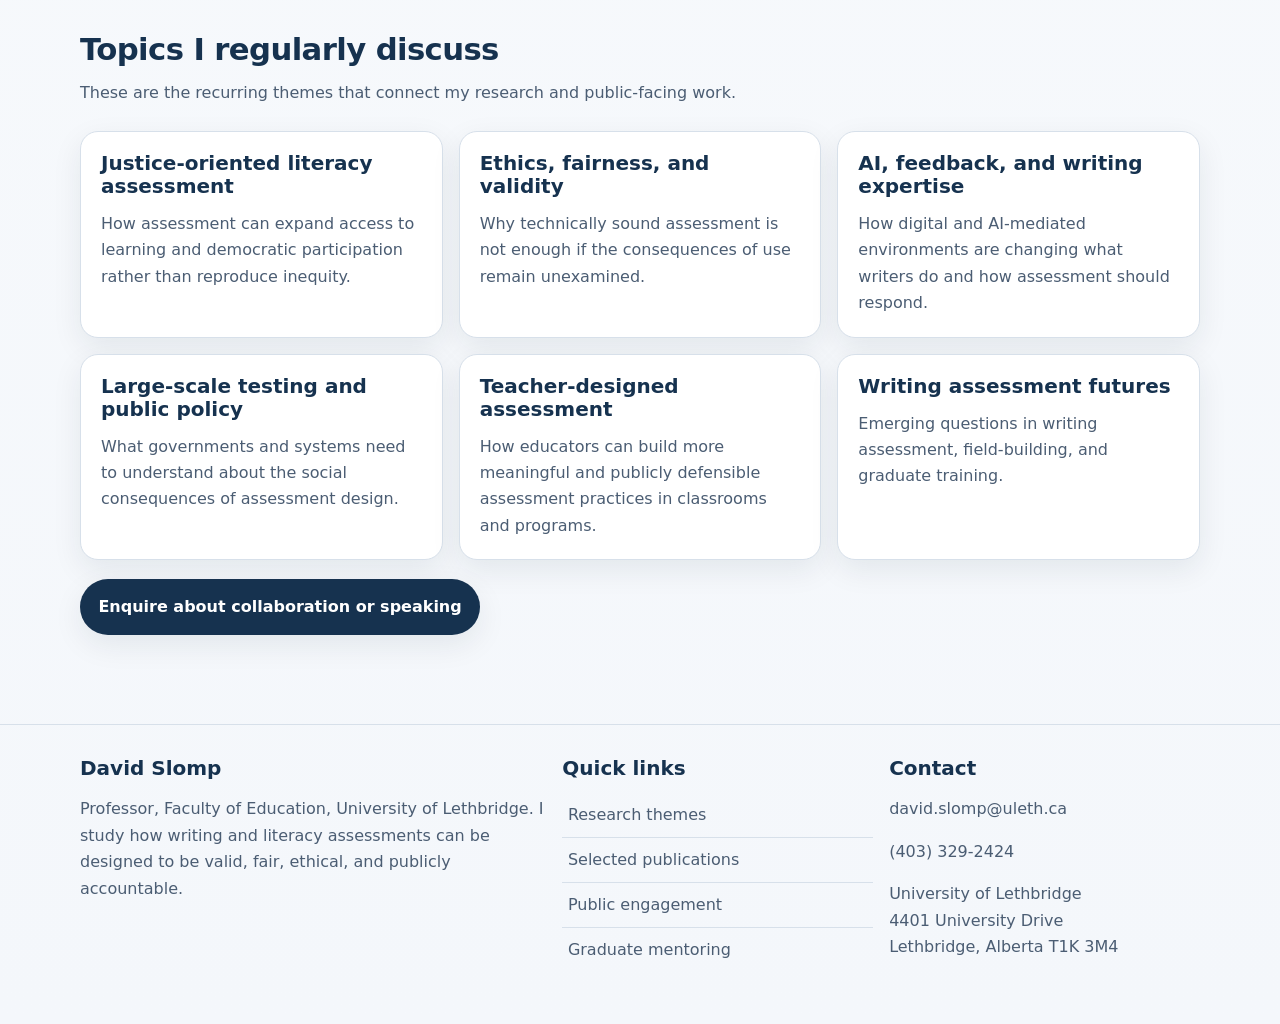
<file: engagement.html>
<!DOCTYPE html>
<html lang="en">
<head>
  <meta charset="utf-8">
  <meta name="viewport" content="width=device-width, initial-scale=1">
  <title>Public Engagement | David Slomp</title>
  <meta name="description" content="Public engagement, speaking, policy work, and editorial leadership.">
  <link rel="icon" href="assets/favicon.svg" type="image/svg+xml">
  <link rel="stylesheet" href="css/styles.css">
  <!-- Google tag (gtag.js) -->
<script async src="https://www.googletagmanager.com/gtag/js?id=G-P6X5NRJZLX"></script>
<script>
  window.dataLayer = window.dataLayer || [];
  function gtag(){dataLayer.push(arguments);}
  gtag('js', new Date());

  gtag('config', 'G-P6X5NRJZLX');
</script>

</head>
<body data-page="engagement">
<a class="skip-link" href="#main">Skip to main content</a>
<header class="site-header">
  <div class="container header-inner">
    <a class="brand" href="index.html" aria-label="Home">
      <span>David Slomp</span>
      <small>Literacy, assessment, justice, and public accountability</small>
    </a>
    <button class="nav-toggle" aria-controls="site-nav" aria-expanded="false">Menu</button>
    
    <nav id="site-nav" class="site-nav" aria-label="Main navigation">
      <ul>
        <li><a href="about.html" data-page="about">About</a></li>
<li><a href="research.html" data-page="research">Research</a></li>
<li><a href="publications.html" data-page="publications">Publications</a></li>
<li><a href="engagement.html" data-page="engagement">Engagement</a></li>
<li><a href="mentoring.html" data-page="mentoring">Mentoring</a></li>
<li><a href="contact.html" data-page="contact">Contact</a></li>
        <li class="nav-cta"><a class="btn secondary" href="downloads/David_Slomp_CV_2026.pdf">CV</a></li>
      </ul>
    </nav>
    
  </div>
</header>
<main id="main">

<section class="page-hero">
  <div class="container">
    <span class="kicker">Public engagement</span>
    <h1>Scholarship beyond the journal article</h1>
    <p class="lead">My work moves between research, policy, professional learning, editorial leadership, and public conversation. I am interested in scholarship that matters beyond the academy and in forms of communication that help ideas travel.</p>
  </div>
</section>

<section class="section">
  <div class="container grid grid-2">
    <article class="card">
      <h2>Speaking and workshops</h2>
      <p>I speak to research, professional, and public audiences about literacy assessment, writing expertise, ethics, justice, AI-mediated feedback, and the consequences of assessment policy.</p>
      <ul>
        <li>Invited keynote and seminar presentations</li>
        <li>Half-day and full-day professional learning sessions</li>
        <li>Research symposia and conference talks</li>
        <li>Teacher-facing workshops on classroom assessment and writing instruction</li>
      </ul>
      <p><a href="https://www.uc.cl/agenda/actividad/seminario-de-incorporacion-a-la-red-catedra-unesco-lectura-y-escritura" target="_blank" rel="noopener noreferrer">March 2026 — Invited closing lecture on ethical and just writing assessment, Pontificia Universidad Católica de Chile, Santiago.</a></p>
      <p class="subtle">Selected venues in recent years include AERA, NCME, Literacy Research Association, Writing Research Across Borders, teacher conventions, and international seminars on writing and assessment.</p>
    </article>
    <article class="card">
      <h2>Policy and partnership work</h2>
      <p>I have led or advised projects with school systems, governments, testing organisations, and professional associations.</p>
      <ul>
        <li>Alberta Education</li>
        <li>Educational Testing Service</li>
        <li>Hawaii Department of Education</li>
        <li>International Literacy Association</li>
        <li>National Council of Teachers of English</li>
        <li>SSHRC leadership and research community roles</li>
      </ul>
    </article>
  </div>
</section>

<section class="section">
  <div class="container columns">
    <div class="panel">
      <h2>Editorial leadership</h2>
      <p>Editorial work is one of the main ways I contribute to the field beyond my own publications. As Co-Editor-in-Chief of <em>Assessing Writing</em>, I help shape conversations about writing assessment internationally. I am also leading work on the forthcoming <em>Handbook of Writing Assessment: Current Complexities, Future Directions</em>.</p>
      <p>I value editorial work as a form of field-building: setting agendas, mentoring emerging scholars, and helping the profession think more clearly about where it needs to go next.</p>
    </div>
    <aside class="panel">
      <h2>Media and commentary</h2>
      <p>I have contributed to public discussion through broadcast interviews, opinion pieces, and teacher-facing writing.</p>
      <ul class="list-clean">
        <li>CBC Radio: fairness, the pandemic, and Alberta’s diploma exam program</li>
        <li>National Post, Edmonton Journal, Calgary Herald, and Lethbridge Herald</li>
        <li>University Affairs and other educator-facing outlets</li>
      </ul>
    </aside>
  </div>
</section>

<section class="section">
  <div class="container">
    <div class="section-header">
      <h2>Topics I regularly discuss</h2>
      <p>These are the recurring themes that connect my research and public-facing work.</p>
    </div>
    <div class="grid grid-3">
      <div class="card"><h3>Justice-oriented literacy assessment</h3><p>How assessment can expand access to learning and democratic participation rather than reproduce inequity.</p></div>
      <div class="card"><h3>Ethics, fairness, and validity</h3><p>Why technically sound assessment is not enough if the consequences of use remain unexamined.</p></div>
      <div class="card"><h3>AI, feedback, and writing expertise</h3><p>How digital and AI-mediated environments are changing what writers do and how assessment should respond.</p></div>
      <div class="card"><h3>Large-scale testing and public policy</h3><p>What governments and systems need to understand about the social consequences of assessment design.</p></div>
      <div class="card"><h3>Teacher-designed assessment</h3><p>How educators can build more meaningful and publicly defensible assessment practices in classrooms and programs.</p></div>
      <div class="card"><h3>Writing assessment futures</h3><p>Emerging questions in writing assessment, field-building, and graduate training.</p></div>
    </div>
    <div class="cta-row">
      <a class="btn" href="mailto:david.slomp@uleth.ca">Enquire about collaboration or speaking</a>
    </div>
  </div>
</section>

</main>
<footer class="site-footer">
  <div class="container footer-grid">
    <div>
      <h3>David Slomp</h3>
      <p>Professor, Faculty of Education, University of Lethbridge. I study how writing and literacy assessments can be designed to be valid, fair, ethical, and publicly accountable.</p>
    </div>

    <div>
      <h3>Quick links</h3>
      <ul class="list-clean">
        <li><a href="research.html">Research themes</a></li>
        <li><a href="publications.html">Selected publications</a></li>
        <li><a href="engagement.html">Public engagement</a></li>
        <li><a href="mentoring.html">Graduate mentoring</a></li>
      </ul>
    </div>

    <div>
      <h3>Contact</h3>
      <p>david.slomp@uleth.ca</p>
      <p>(403) 329-2424</p>
      <p>University of Lethbridge<br>4401 University Drive<br>Lethbridge, Alberta T1K 3M4</p>
    </div>
  </div>
</footer>
<script src="js/site.js"></script>
</body>
</html>
</file>
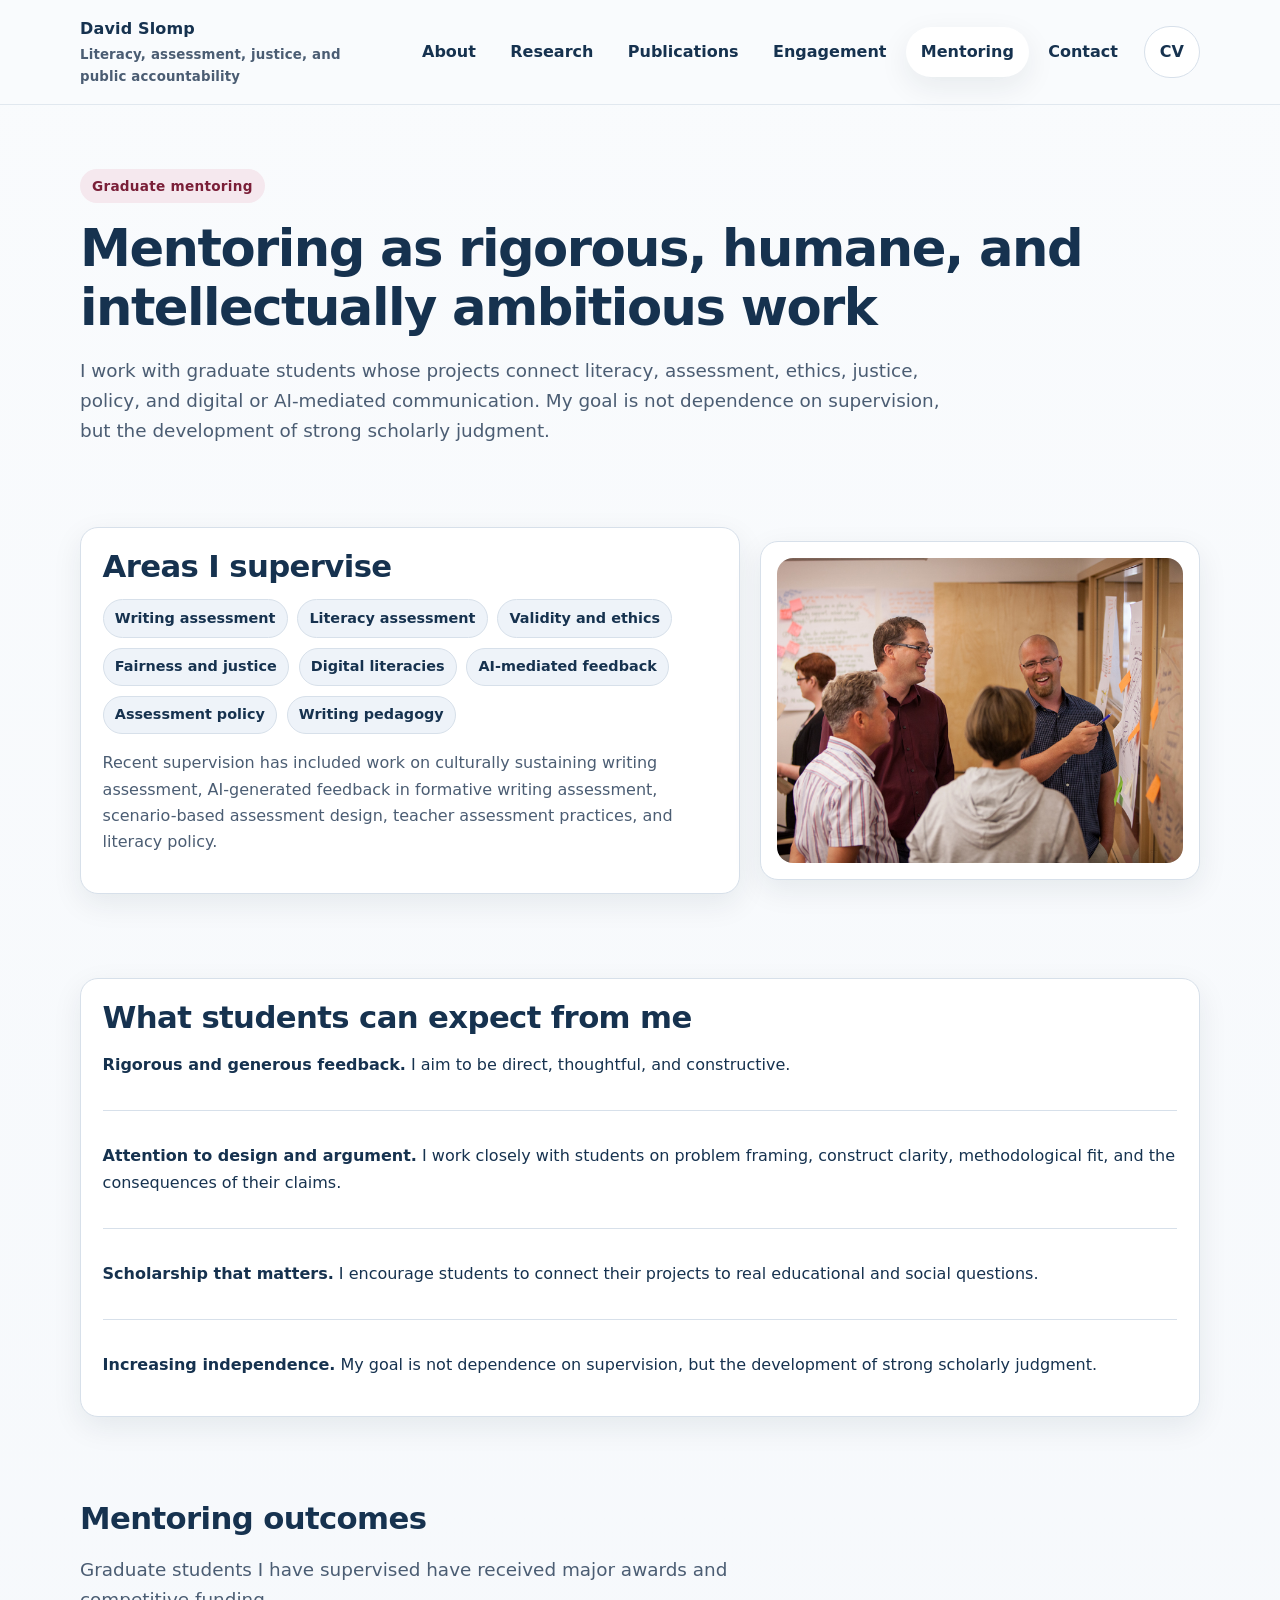
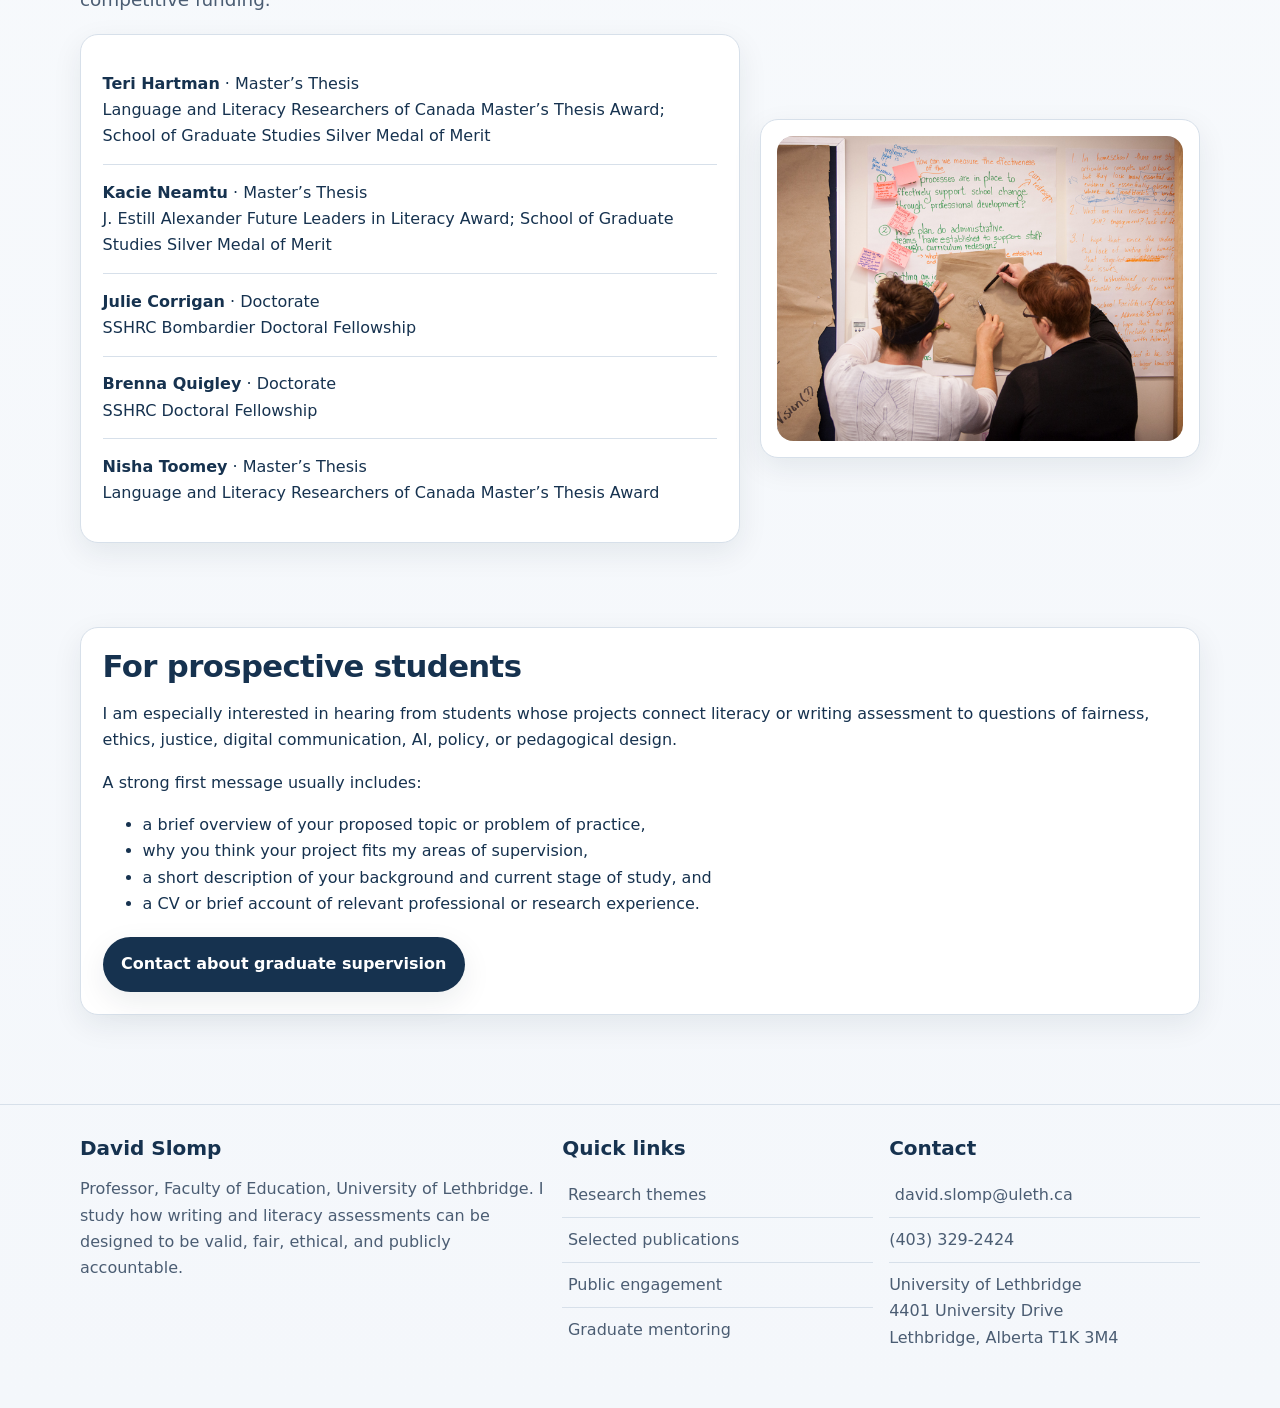
<file: mentoring.html>
<!DOCTYPE html>
<html lang="en">
<head>
  <meta charset="utf-8">
  <meta name="viewport" content="width=device-width, initial-scale=1">
  <title>Graduate Mentoring | David Slomp</title>
  <meta name="description" content="Graduate supervision philosophy, research areas, and mentoring approach.">
  <link rel="icon" href="assets/favicon.svg" type="image/svg+xml">
  <link rel="stylesheet" href="css/styles.css">
  <!-- Google tag (gtag.js) -->
<script async src="https://www.googletagmanager.com/gtag/js?id=G-P6X5NRJZLX"></script>
<script>
  window.dataLayer = window.dataLayer || [];
  function gtag(){dataLayer.push(arguments);}
  gtag('js', new Date());

  gtag('config', 'G-P6X5NRJZLX');
</script>

</head>
<body data-page="mentoring">
<a class="skip-link" href="#main">Skip to main content</a>

<header class="site-header">
  <div class="container header-inner">
    <a class="brand" href="index.html" aria-label="Home">
      <span>David Slomp</span>
      <small>Literacy, assessment, justice, and public accountability</small>
    </a>
    <button class="nav-toggle" aria-controls="site-nav" aria-expanded="false">Menu</button>

    <nav id="site-nav" class="site-nav" aria-label="Main navigation">
      <ul>
        <li><a href="about.html" data-page="about">About</a></li>
        <li><a href="research.html" data-page="research">Research</a></li>
        <li><a href="publications.html" data-page="publications">Publications</a></li>
        <li><a href="engagement.html" data-page="engagement">Engagement</a></li>
        <li><a href="mentoring.html" data-page="mentoring">Mentoring</a></li>
        <li><a href="contact.html" data-page="contact">Contact</a></li>
        <li class="nav-cta"><a class="btn secondary" href="downloads/David_Slomp_CV_2026.pdf">CV</a></li>
      </ul>
    </nav>
  </div>
</header>

<main id="main">

  <section class="page-hero">
    <div class="container">
      <span class="kicker">Graduate mentoring</span>
      <h1>Mentoring as rigorous, humane, and intellectually ambitious work</h1>
      <p class="lead">
        I work with graduate students whose projects connect literacy, assessment, ethics, justice, policy, and digital or AI-mediated communication. My goal is not dependence on supervision, but the development of strong scholarly judgment.
      </p>
    </div>
  </section>

 <section class="section">
  <div class="container columns mentoring-columns">

    <!-- LEFT: AREAS -->
    <div class="panel">
      <h2>Areas I supervise</h2>

      <div class="topic-links">
        <span class="pill">Writing assessment</span>
        <span class="pill">Literacy assessment</span>
        <span class="pill">Validity and ethics</span>
        <span class="pill">Fairness and justice</span>
        <span class="pill">Digital literacies</span>
        <span class="pill">AI-mediated feedback</span>
        <span class="pill">Assessment policy</span>
        <span class="pill">Writing pedagogy</span>
      </div>

      <p class="subtle">
        Recent supervision has included work on culturally sustaining writing assessment,
        AI-generated feedback in formative writing assessment, scenario-based assessment design,
        teacher assessment practices, and literacy policy.
      </p>
    </div>

    <!-- RIGHT: IMAGE -->
    <div class="panel mentoring-image-panel">
      <img
        src="assets/images/david-slomp-mentoring-group.jpg"
        alt="David Slomp working with graduate students"
        class="mentoring-image"
      >
    </div>

  </div>
</section>


<section class="section">
  <div class="container">

    <div class="panel">
      <h2>What students can expect from me</h2>

      <p><strong>Rigorous and generous feedback.</strong> I aim to be direct, thoughtful, and constructive.</p>
      <hr class="soft">

      <p><strong>Attention to design and argument.</strong> I work closely with students on problem framing, construct clarity, methodological fit, and the consequences of their claims.</p>
      <hr class="soft">

      <p><strong>Scholarship that matters.</strong> I encourage students to connect their projects to real educational and social questions.</p>
      <hr class="soft">

      <p><strong>Increasing independence.</strong> My goal is not dependence on supervision, but the development of strong scholarly judgment.</p>

    </div>

  </div>
</section>

  <section class="section">
  <div class="container">
    <h2>Mentoring outcomes</h2>
    <p class="lead">
      Graduate students I have supervised have received major awards and competitive funding.
    </p>

    <div class="columns mentoring-outcomes-columns">

      <!-- LEFT: TEXT -->
      <div class="panel">
        <ul class="list-clean mentoring-list">

          <li>
            <strong>Teri Hartman</strong> · Master’s Thesis<br>
            Language and Literacy Researchers of Canada Master’s Thesis Award; School of Graduate Studies Silver Medal of Merit
          </li>

          <li>
            <strong>Kacie Neamtu</strong> · Master’s Thesis<br>
            J. Estill Alexander Future Leaders in Literacy Award; School of Graduate Studies Silver Medal of Merit
          </li>

          <li>
            <strong>Julie Corrigan</strong> · Doctorate<br>
            SSHRC Bombardier Doctoral Fellowship
          </li>

          <li>
            <strong>Brenna Quigley</strong> · Doctorate<br>
            SSHRC Doctoral Fellowship
          </li>

          <li>
            <strong>Nisha Toomey</strong> · Master’s Thesis<br>
            Language and Literacy Researchers of Canada Master’s Thesis Award
          </li>

        </ul>
      </div>

      <!-- RIGHT: IMAGE -->
      <div class="panel mentoring-outcomes-image-panel">
        <img
          src="assets/images/david-slomp-workshop.jpg"
          alt="David Slomp facilitating a collaborative workshop"
          class="mentoring-outcomes-image"
        >
      </div>

    </div>
  </div>
</section>

  <section class="section">
    <div class="container panel">
      <h2>For prospective students</h2>
      <p>
        I am especially interested in hearing from students whose projects connect literacy or writing assessment to questions of fairness, ethics, justice, digital communication, AI, policy, or pedagogical design.
      </p>
      <p>A strong first message usually includes:</p>
      <ul>
        <li>a brief overview of your proposed topic or problem of practice,</li>
        <li>why you think your project fits my areas of supervision,</li>
        <li>a short description of your background and current stage of study, and</li>
        <li>a CV or brief account of relevant professional or research experience.</li>
      </ul>
      <div class="cta-row">
        <a class="btn" href="mailto:david.slomp@uleth.ca">Contact about graduate supervision</a>
      </div>
    </div>
  </section>

</main>

<footer class="site-footer">
  <div class="container footer-grid">
    <div>
      <h3>David Slomp</h3>
      <p>Professor, Faculty of Education, University of Lethbridge. I study how writing and literacy assessments can be designed to be valid, fair, ethical, and publicly accountable.</p>
    </div>

    <div>
      <h3>Quick links</h3>
      <ul class="list-clean">
        <li><a href="research.html">Research themes</a></li>
        <li><a href="publications.html">Selected publications</a></li>
        <li><a href="engagement.html">Public engagement</a></li>
        <li><a href="mentoring.html">Graduate mentoring</a></li>
      </ul>
    </div>

    <div>
      <h3>Contact</h3>
      <ul class="list-clean">
        <li><a href="mailto:david.slomp@uleth.ca">david.slomp@uleth.ca</a></li>
        <li>(403) 329-2424</li>
        <li>University of Lethbridge<br>4401 University Drive<br>Lethbridge, Alberta T1K 3M4</li>
      </ul>
    </div>
  </div>
</footer>

<script src="js/site.js"></script>
</body>
</html>
</file>
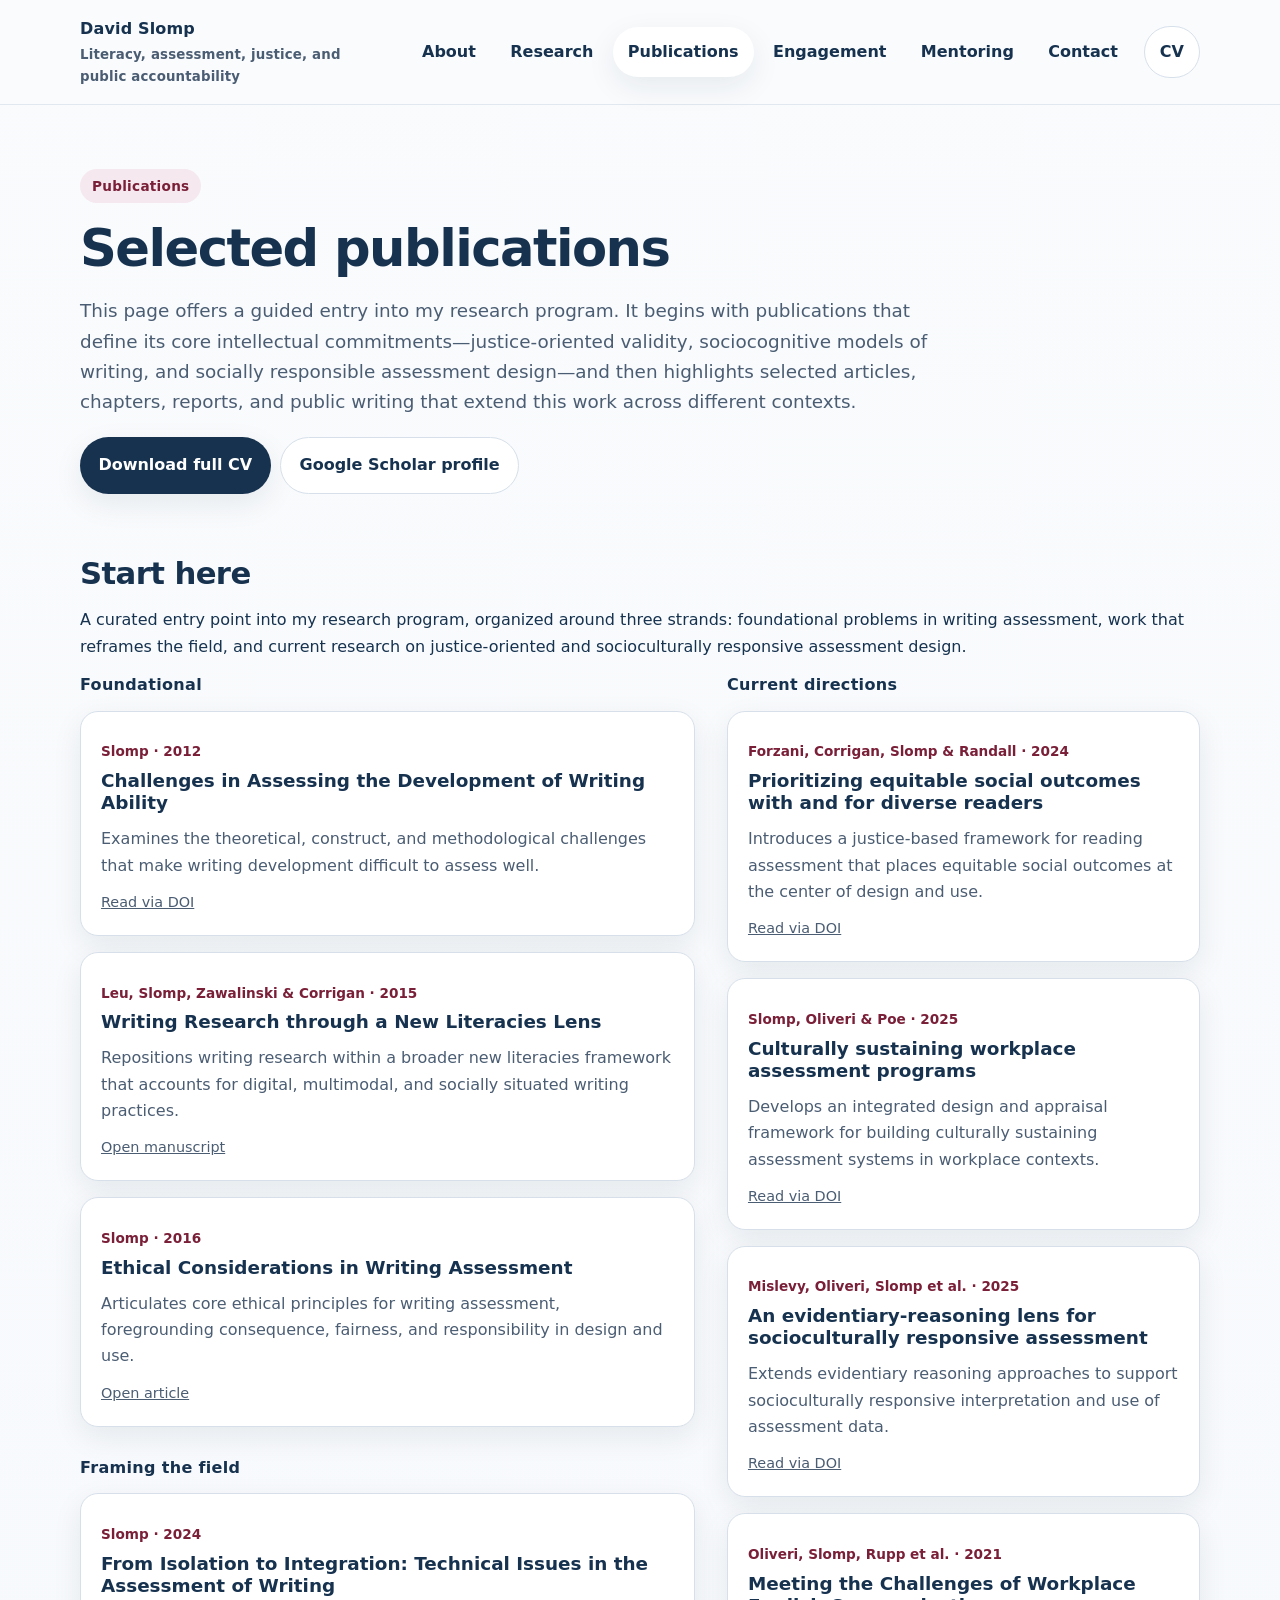
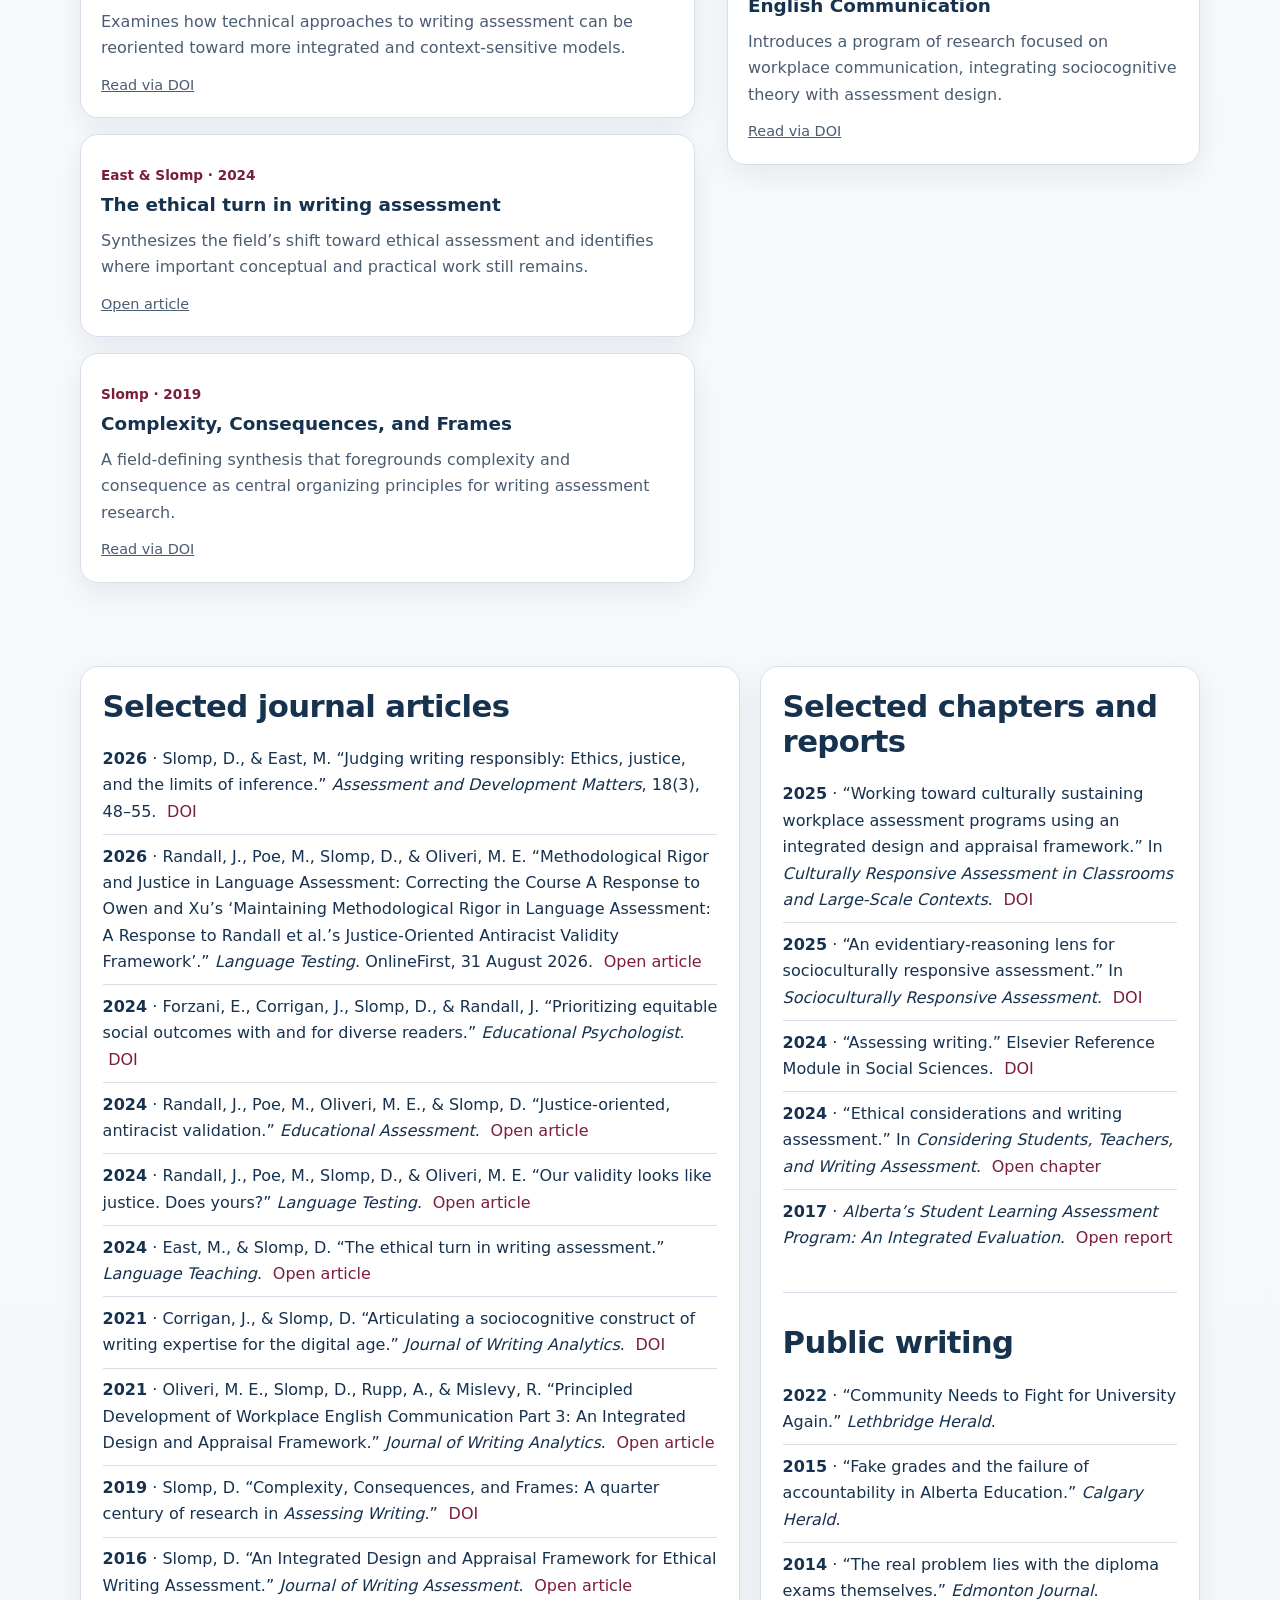
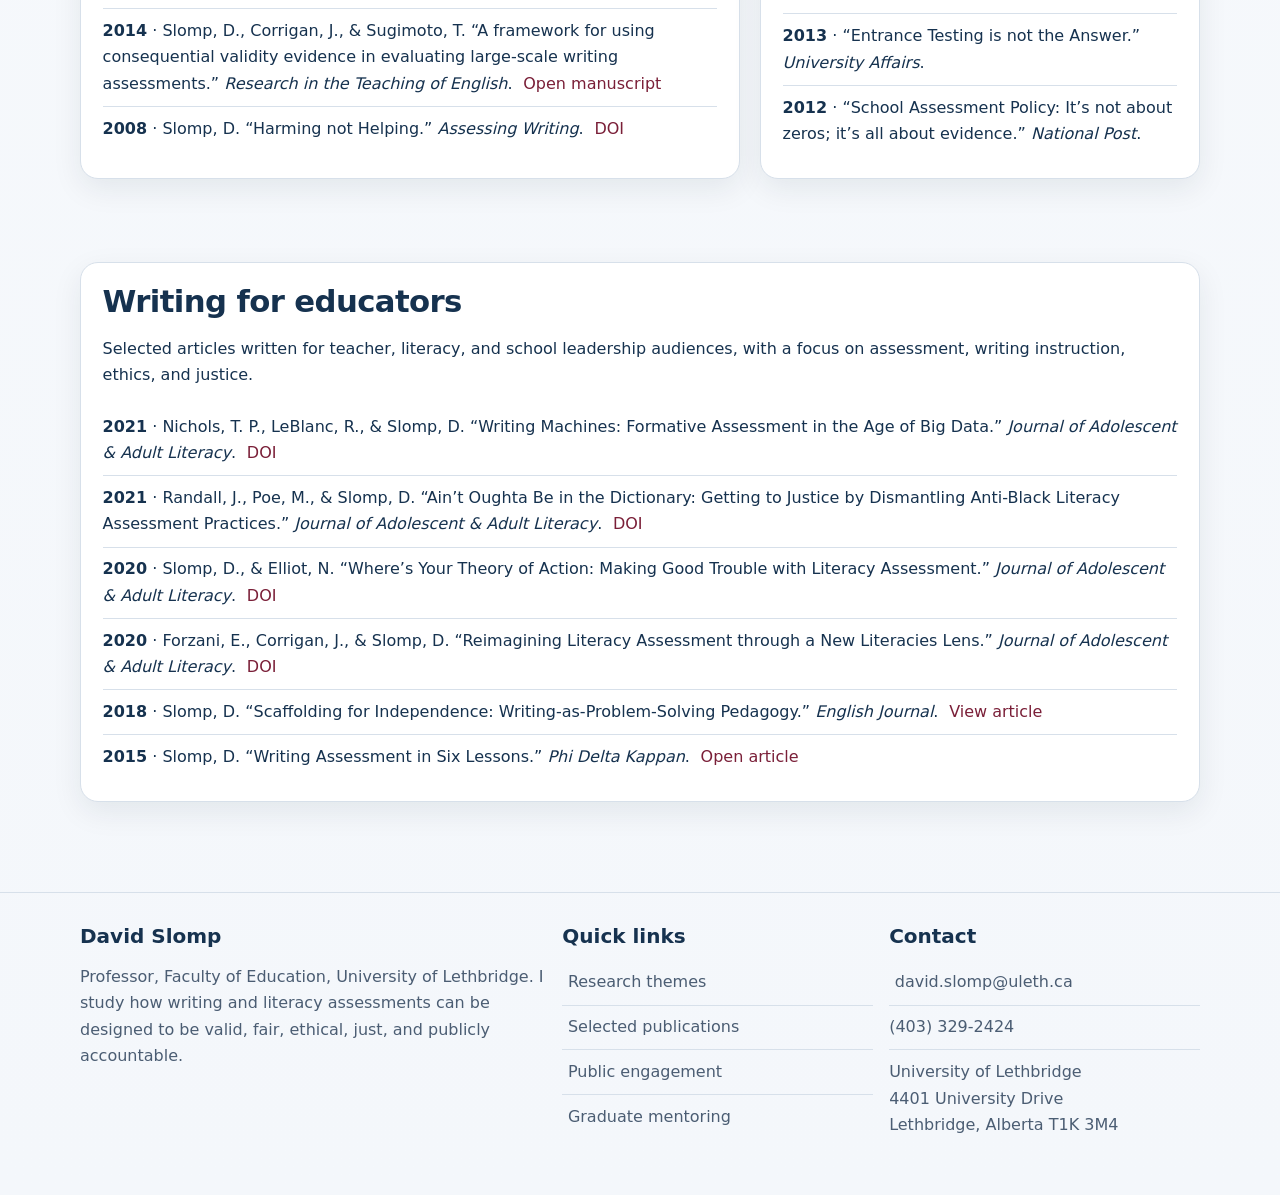
<file: publications.html>
<!DOCTYPE html>
<html lang="en">
<head>
  <meta charset="utf-8">
  <meta name="viewport" content="width=device-width, initial-scale=1">
  <title>Publications | David Slomp</title>
  <meta name="description" content="Selected publications and public writing by David Slomp.">
  <link rel="icon" href="assets/favicon.svg" type="image/svg+xml">
  <link rel="stylesheet" href="css/styles.css">
  <!-- Google tag (gtag.js) -->
<script async src="https://www.googletagmanager.com/gtag/js?id=G-P6X5NRJZLX"></script>
<script>
  window.dataLayer = window.dataLayer || [];
  function gtag(){dataLayer.push(arguments);}
  gtag('js', new Date());

  gtag('config', 'G-P6X5NRJZLX');
</script>

</head>
<body data-page="publications">
<a class="skip-link" href="#main">Skip to main content</a>

<header class="site-header">
  <div class="container header-inner">
    <a class="brand" href="index.html" aria-label="Home">
      <span>David Slomp</span>
      <small>Literacy, assessment, justice, and public accountability</small>
    </a>
    <button class="nav-toggle" aria-controls="site-nav" aria-expanded="false">Menu</button>

    <nav id="site-nav" class="site-nav" aria-label="Main navigation">
      <ul>
        <li><a href="about.html" data-page="about">About</a></li>
        <li><a href="research.html" data-page="research">Research</a></li>
        <li><a href="publications.html" data-page="publications">Publications</a></li>
        <li><a href="engagement.html" data-page="engagement">Engagement</a></li>
        <li><a href="mentoring.html" data-page="mentoring">Mentoring</a></li>
        <li><a href="contact.html" data-page="contact">Contact</a></li>
        <li class="nav-cta"><a class="btn secondary" href="downloads/David_Slomp_CV_2026.pdf">CV</a></li>
      </ul>
    </nav>
  </div>
</header>

<main id="main">

  <section class="page-hero">
    <div class="container">
      <span class="kicker">Publications</span>
      <h1>Selected publications</h1>
      <p class="lead">This page offers a guided entry into my research program. It begins with publications that define its core intellectual commitments—justice-oriented validity, sociocognitive models of writing, and socially responsible assessment design—and then highlights selected articles, chapters, reports, and public writing that extend this work across different contexts.</p>
      <div class="cta-row">
        <a class="btn" href="downloads/David_Slomp_CV_2026.pdf">Download full CV</a>
        <a class="btn secondary" href="https://scholar.google.com/citations?hl=en&user=jtLduoQAAAAJ" target="_blank" rel="noopener noreferrer">Google Scholar profile</a>
      </div>
    </div>
  </section>

  <section class="section">
    <div class="container">
      <h2>Start here</h2>
      <p class="section-intro">
        A curated entry point into my research program, organized around three strands: foundational problems in writing assessment, work that reframes the field, and current research on justice-oriented and socioculturally responsive assessment design.
      </p>

      <div class="start-here-grid">

        <!-- LEFT COLUMN -->
        <div>

          <div class="subsection-block">
            <h3 class="subsection-heading">Foundational</h3>
            <div class="card-grid">

              <article class="card">
                <p class="eyebrow">Slomp · 2012</p>
                <h4>Challenges in Assessing the Development of Writing Ability</h4>
                <p>Examines the theoretical, construct, and methodological challenges that make writing development difficult to assess well.</p>
                <p class="card-meta"><a href="https://doi.org/10.1016/j.asw.2012.02.001" target="_blank" rel="noopener noreferrer">Read via DOI</a></p>
              </article>

              <article class="card">
                <p class="eyebrow">Leu, Slomp, Zawalinski &amp; Corrigan · 2015</p>
                <h4>Writing Research through a New Literacies Lens</h4>
                <p>Repositions writing research within a broader new literacies framework that accounts for digital, multimodal, and socially situated writing practices.</p>
                <p class="card-meta"><a href="https://newliteracies.uconn.edu/wp-content/uploads/sites/448/2014/07/Leu-D.J.-Slomp-D.-Zawilinski-L.-Corrigan-J.-in-press.-.pdf" target="_blank" rel="noopener noreferrer">Open manuscript</a></p>
              </article>

              <article class="card">
                <p class="eyebrow">Slomp · 2016</p>
                <h4>Ethical Considerations in Writing Assessment</h4>
                <p>Articulates core ethical principles for writing assessment, foregrounding consequence, fairness, and responsibility in design and use.</p>
                <p class="card-meta"><a href="https://escholarship.org/uc/item/2k14r1zg" target="_blank" rel="noopener noreferrer">Open article</a></p>
              </article>

            </div>
          </div>

          <div class="subsection-block">
            <h3 class="subsection-heading">Framing the field</h3>
            <div class="card-grid">

              <article class="card">
                <p class="eyebrow">Slomp · 2024</p>
                <h4>From Isolation to Integration: Technical Issues in the Assessment of Writing</h4>
                <p>Examines how technical approaches to writing assessment can be reoriented toward more integrated and context-sensitive models.</p>
                <p class="card-meta"><a href="https://doi.org/10.37514/PER-B.2024.2166.2.21" target="_blank" rel="noopener noreferrer">Read via DOI</a></p>
              </article>

              <article class="card">
                <p class="eyebrow">East &amp; Slomp · 2024</p>
                <h4>The ethical turn in writing assessment</h4>
                <p>Synthesizes the field’s shift toward ethical assessment and identifies where important conceptual and practical work still remains.</p>
                <p class="card-meta"><a href="https://hdl.handle.net/10133/6705" target="_blank" rel="noopener noreferrer">Open article</a></p>
              </article>

              <article class="card">
                <p class="eyebrow">Slomp · 2019</p>
                <h4>Complexity, Consequences, and Frames</h4>
                <p>A field-defining synthesis that foregrounds complexity and consequence as central organizing principles for writing assessment research.</p>
                <p class="card-meta"><a href="https://doi.org/10.1016/j.asw.2019.100424" target="_blank" rel="noopener noreferrer">Read via DOI</a></p>
              </article>

            </div>
          </div>

        </div>

        <!-- RIGHT COLUMN -->
        <div>

          <div class="subsection-block">
            <h3 class="subsection-heading">Current directions</h3>
            <div class="card-grid">

              <article class="card">
                <p class="eyebrow">Forzani, Corrigan, Slomp &amp; Randall · 2024</p>
                <h4>Prioritizing equitable social outcomes with and for diverse readers</h4>
                <p>Introduces a justice-based framework for reading assessment that places equitable social outcomes at the center of design and use.</p>
                <p class="card-meta"><a href="https://doi.org/10.1080/00461520.2024.2418400" target="_blank" rel="noopener noreferrer">Read via DOI</a></p>
              </article>

              <article class="card">
                <p class="eyebrow">Slomp, Oliveri &amp; Poe · 2025</p>
                <h4>Culturally sustaining workplace assessment programs</h4>
                <p>Develops an integrated design and appraisal framework for building culturally sustaining assessment systems in workplace contexts.</p>
                <p class="card-meta"><a href="https://doi.org/10.4324/9781003392217-13" target="_blank" rel="noopener noreferrer">Read via DOI</a></p>
              </article>

              <article class="card">
                <p class="eyebrow">Mislevy, Oliveri, Slomp et al. · 2025</p>
                <h4>An evidentiary-reasoning lens for socioculturally responsive assessment</h4>
                <p>Extends evidentiary reasoning approaches to support socioculturally responsive interpretation and use of assessment data.</p>
                <p class="card-meta"><a href="https://doi.org/10.4324/9781003435105-13" target="_blank" rel="noopener noreferrer">Read via DOI</a></p>
              </article>

              <article class="card">
                <p class="eyebrow">Oliveri, Slomp, Rupp et al. · 2021</p>
                <h4>Meeting the Challenges of Workplace English Communication</h4>
                <p>Introduces a program of research focused on workplace communication, integrating sociocognitive theory with assessment design.</p>
                <p class="card-meta"><a href="https://doi.org/10.37514/JWA-J.2021.5.1.01" target="_blank" rel="noopener noreferrer">Read via DOI</a></p>
              </article>

            </div>
          </div>

        </div>

      </div>
    </div>
  </section>

  <section class="section">
    <div class="container columns">
      <div class="panel">
        <h2>Selected journal articles</h2>
        <ul class="list-clean">
          <li>
            <strong>2026</strong> · Slomp, D., &amp; East, M.
            “Judging writing responsibly: Ethics, justice, and the limits of inference.”
            <em>Assessment and Development Matters</em>, 18(3), 48–55.
            <a href="https://doi.org/10.53841/bpsadm.2026.18.3.48" target="_blank" rel="noopener noreferrer">DOI</a>
          </li>

          <li>
            <strong>2026</strong> · Randall, J., Poe, M., Slomp, D., &amp; Oliveri, M. E.
            “Methodological Rigor and Justice in Language Assessment: Correcting the Course A Response to Owen and Xu’s ‘Maintaining Methodological Rigor in Language Assessment: A Response to Randall et al.’s Justice-Oriented Antiracist Validity Framework’.”
            <em>Language Testing</em>. OnlineFirst, 31 August 2026.
            <a href="https://doi.org/10.1177/02655322261468288" target="_blank" rel="noopener noreferrer">Open article</a>
          </li>

          <li>
            <strong>2024</strong> · Forzani, E., Corrigan, J., Slomp, D., &amp; Randall, J.
            “Prioritizing equitable social outcomes with and for diverse readers.”
            <em>Educational Psychologist</em>.
            <a href="https://doi.org/10.1080/00461520.2024.2418400" target="_blank" rel="noopener noreferrer">DOI</a>
          </li>

          <li>
            <strong>2024</strong> · Randall, J., Poe, M., Oliveri, M. E., &amp; Slomp, D.
            “Justice-oriented, antiracist validation.”
            <em>Educational Assessment</em>.
            <a href="https://hdl.handle.net/10133/6703" target="_blank" rel="noopener noreferrer">Open article</a>
          </li>

          <li>
            <strong>2024</strong> · Randall, J., Poe, M., Slomp, D., &amp; Oliveri, M. E.
            “Our validity looks like justice. Does yours?”
            <em>Language Testing</em>.
            <a href="https://hdl.handle.net/10133/6704" target="_blank" rel="noopener noreferrer">Open article</a>
          </li>

          <li>
            <strong>2024</strong> · East, M., &amp; Slomp, D.
            “The ethical turn in writing assessment.”
            <em>Language Teaching</em>.
            <a href="https://hdl.handle.net/10133/6705" target="_blank" rel="noopener noreferrer">Open article</a>
          </li>

          <li>
            <strong>2021</strong> · Corrigan, J., &amp; Slomp, D.
            “Articulating a sociocognitive construct of writing expertise for the digital age.”
            <em>Journal of Writing Analytics</em>.
            <a href="https://doi.org/10.37514/JWA-J.2021.5.1.05" target="_blank" rel="noopener noreferrer">DOI</a>
          </li>

          <li>
            <strong>2021</strong> · Oliveri, M. E., Slomp, D., Rupp, A., &amp; Mislevy, R.
            “Principled Development of Workplace English Communication Part 3: An Integrated Design and Appraisal Framework.”
            <em>Journal of Writing Analytics</em>.
            <a href="https://hdl.handle.net/10133/6280" target="_blank" rel="noopener noreferrer">Open article</a>
          </li>

          <li>
            <strong>2019</strong> · Slomp, D.
            “Complexity, Consequences, and Frames: A quarter century of research in <em>Assessing Writing</em>.”
            <a href="https://doi.org/10.1016/j.asw.2019.100424" target="_blank" rel="noopener noreferrer">DOI</a>
          </li>

          <li>
            <strong>2016</strong> · Slomp, D.
            “An Integrated Design and Appraisal Framework for Ethical Writing Assessment.”
            <em>Journal of Writing Assessment</em>.
            <a href="https://www.journalofwritingassessment.org/article.php?article=91" target="_blank" rel="noopener noreferrer">Open article</a>
          </li>

          <li>
            <strong>2014</strong> · Slomp, D., Corrigan, J., &amp; Sugimoto, T.
            “A framework for using consequential validity evidence in evaluating large-scale writing assessments.”
            <em>Research in the Teaching of English</em>.
            <a href="https://opus.uleth.ca/bitstreams/26d7c2ee-d09a-4ae2-b731-398ae1c470c7/download" target="_blank" rel="noopener noreferrer">Open manuscript</a>
          </li>

          <li>
            <strong>2008</strong> · Slomp, D.
            “Harming not Helping.”
            <em>Assessing Writing</em>.
            <a href="https://doi.org/10.1016/j.asw.2008.10.004" target="_blank" rel="noopener noreferrer">DOI</a>
          </li>
        </ul>
      </div>

      <aside class="panel">
        <h2>Selected chapters and reports</h2>
        <ul class="list-clean">
          <li>
            <strong>2025</strong> · “Working toward culturally sustaining workplace assessment programs using an integrated design and appraisal framework.”
            In <em>Culturally Responsive Assessment in Classrooms and Large-Scale Contexts</em>.
            <a href="https://doi.org/10.4324/9781003392217-13" target="_blank" rel="noopener noreferrer">DOI</a>
          </li>

          <li>
            <strong>2025</strong> · “An evidentiary-reasoning lens for socioculturally responsive assessment.”
            In <em>Socioculturally Responsive Assessment</em>.
            <a href="https://doi.org/10.4324/9781003435105-13" target="_blank" rel="noopener noreferrer">DOI</a>
          </li>

          <li>
            <strong>2024</strong> · “Assessing writing.”
            Elsevier Reference Module in Social Sciences.
            <a href="https://doi.org/10.1016/B978-0-323-95504-1.00152-6" target="_blank" rel="noopener noreferrer">DOI</a>
          </li>

          <li>
            <strong>2024</strong> · “Ethical considerations and writing assessment.”
            In <em>Considering Students, Teachers, and Writing Assessment</em>.
            <a href="https://wacclearinghouse.org/docs/books/jwa2/chapter14.pdf" target="_blank" rel="noopener noreferrer">Open chapter</a>
          </li>

          <li>
            <strong>2017</strong> · <em>Alberta’s Student Learning Assessment Program: An Integrated Evaluation</em>.
            <a href="https://open.alberta.ca/publications/albertas-student-learning-assessment-program-an-integrated-evaluation" target="_blank" rel="noopener noreferrer">Open report</a>
          </li>
        </ul>

        <hr class="soft">

        <h2>Public writing</h2>
        <ul class="list-clean">
          <li><strong>2022</strong> · “Community Needs to Fight for University Again.” <em>Lethbridge Herald</em>.</li>
          <li><strong>2015</strong> · “Fake grades and the failure of accountability in Alberta Education.” <em>Calgary Herald</em>.</li>
          <li><strong>2014</strong> · “The real problem lies with the diploma exams themselves.” <em>Edmonton Journal</em>.</li>
          <li><strong>2013</strong> · “Entrance Testing is not the Answer.” <em>University Affairs</em>.</li>
          <li><strong>2012</strong> · “School Assessment Policy: It’s not about zeros; it’s all about evidence.” <em>National Post</em>.</li>
        </ul>
      </aside>
    </div>
  </section>

  <section class="section">
    <div class="container">
      <div class="panel">
        <h2>Writing for educators</h2>
        <p class="section-intro">
          Selected articles written for teacher, literacy, and school leadership audiences, with a focus on assessment, writing instruction, ethics, and justice.
        </p>
        <ul class="list-clean">
          <li>
            <strong>2021</strong> · Nichols, T. P., LeBlanc, R., &amp; Slomp, D.
            “Writing Machines: Formative Assessment in the Age of Big Data.”
            <em>Journal of Adolescent &amp; Adult Literacy</em>.
            <a href="https://doi.org/10.1002/jaal.1160" target="_blank" rel="noopener noreferrer">DOI</a>
          </li>

          <li>
            <strong>2021</strong> · Randall, J., Poe, M., &amp; Slomp, D.
            “Ain’t Oughta Be in the Dictionary: Getting to Justice by Dismantling Anti-Black Literacy Assessment Practices.”
            <em>Journal of Adolescent &amp; Adult Literacy</em>.
            <a href="https://doi.org/10.1002/jaal.1144" target="_blank" rel="noopener noreferrer">DOI</a>
          </li>

          <li>
            <strong>2020</strong> · Slomp, D., &amp; Elliot, N.
            “Where’s Your Theory of Action: Making Good Trouble with Literacy Assessment.”
            <em>Journal of Adolescent &amp; Adult Literacy</em>.
            <a href="https://doi.org/10.1002/jaal.1085" target="_blank" rel="noopener noreferrer">DOI</a>
          </li>

          <li>
            <strong>2020</strong> · Forzani, E., Corrigan, J., &amp; Slomp, D.
            “Reimagining Literacy Assessment through a New Literacies Lens.”
            <em>Journal of Adolescent &amp; Adult Literacy</em>.
            <a href="https://doi.org/10.1002/jaal.1094" target="_blank" rel="noopener noreferrer">DOI</a>
          </li>

          <li>
            <strong>2018</strong> · Slomp, D.
            “Scaffolding for Independence: Writing-as-Problem-Solving Pedagogy.”
            <em>English Journal</em>.
            <a href="https://www.jstor.org/stable/26660549" target="_blank" rel="noopener noreferrer">View article</a>
          </li>

          <li>
            <strong>2015</strong> · Slomp, D.
            “Writing Assessment in Six Lessons.”
            <em>Phi Delta Kappan</em>.
            <a href="https://kappanonline.org/writing-assessment-six-lessons-from-american-idol-slomp/" target="_blank" rel="noopener noreferrer">Open article</a>
          </li>
        </ul>
      </div>
    </div>
  </section>

</main>

<footer class="site-footer">
  <div class="container footer-grid">
    <div>
      <h3>David Slomp</h3>
      <p>Professor, Faculty of Education, University of Lethbridge. I study how writing and literacy assessments can be designed to be valid, fair, ethical, just, and publicly accountable.</p>
    </div>

    <div>
      <h3>Quick links</h3>
      <ul class="list-clean">
        <li><a href="research.html">Research themes</a></li>
        <li><a href="publications.html">Selected publications</a></li>
        <li><a href="engagement.html">Public engagement</a></li>
        <li><a href="mentoring.html">Graduate mentoring</a></li>
      </ul>
    </div>

    <div>
      <h3>Contact</h3>
      <ul class="list-clean">
        <li><a href="mailto:david.slomp@uleth.ca">david.slomp@uleth.ca</a></li>
        <li>(403) 329-2424</li>
        <li>University of Lethbridge<br>4401 University Drive<br>Lethbridge, Alberta T1K 3M4</li>
      </ul>
    </div>
  </div>
</footer>

<script src="js/site.js"></script>
</body>
</html>
</file>
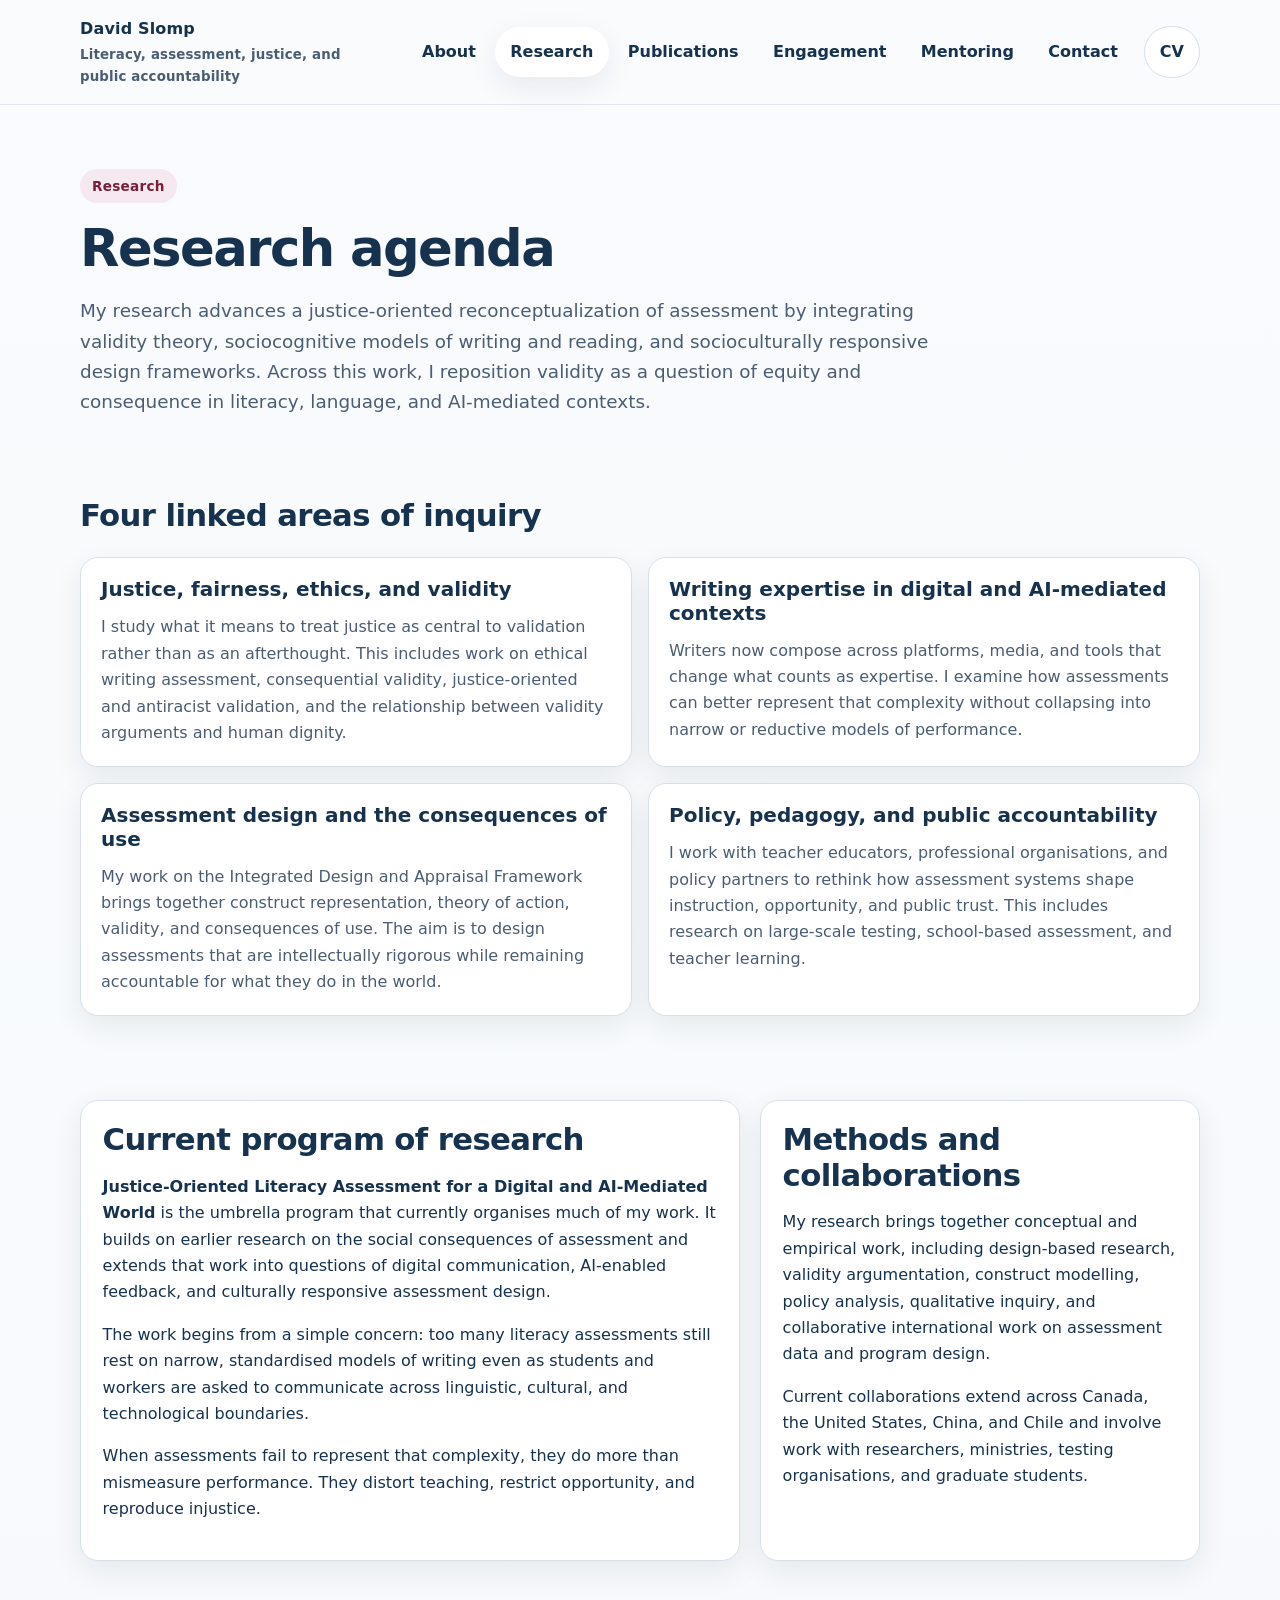
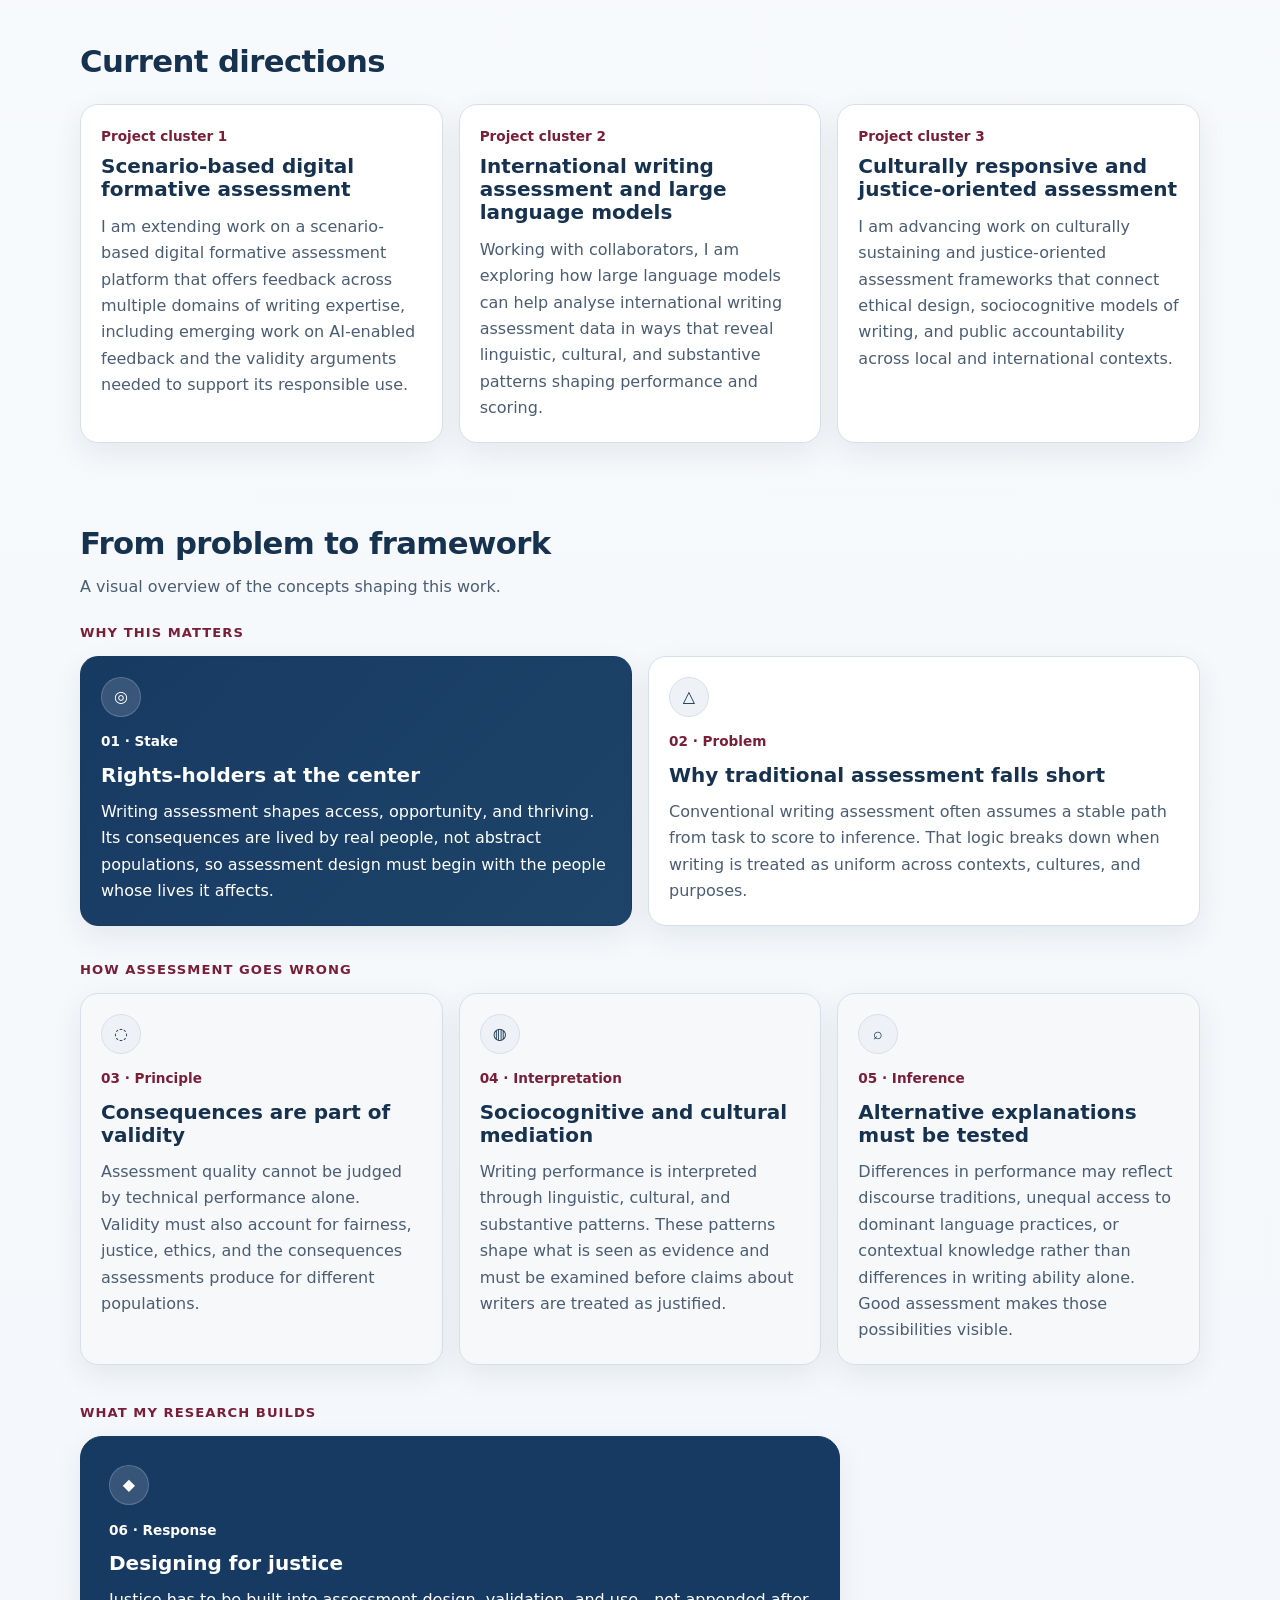
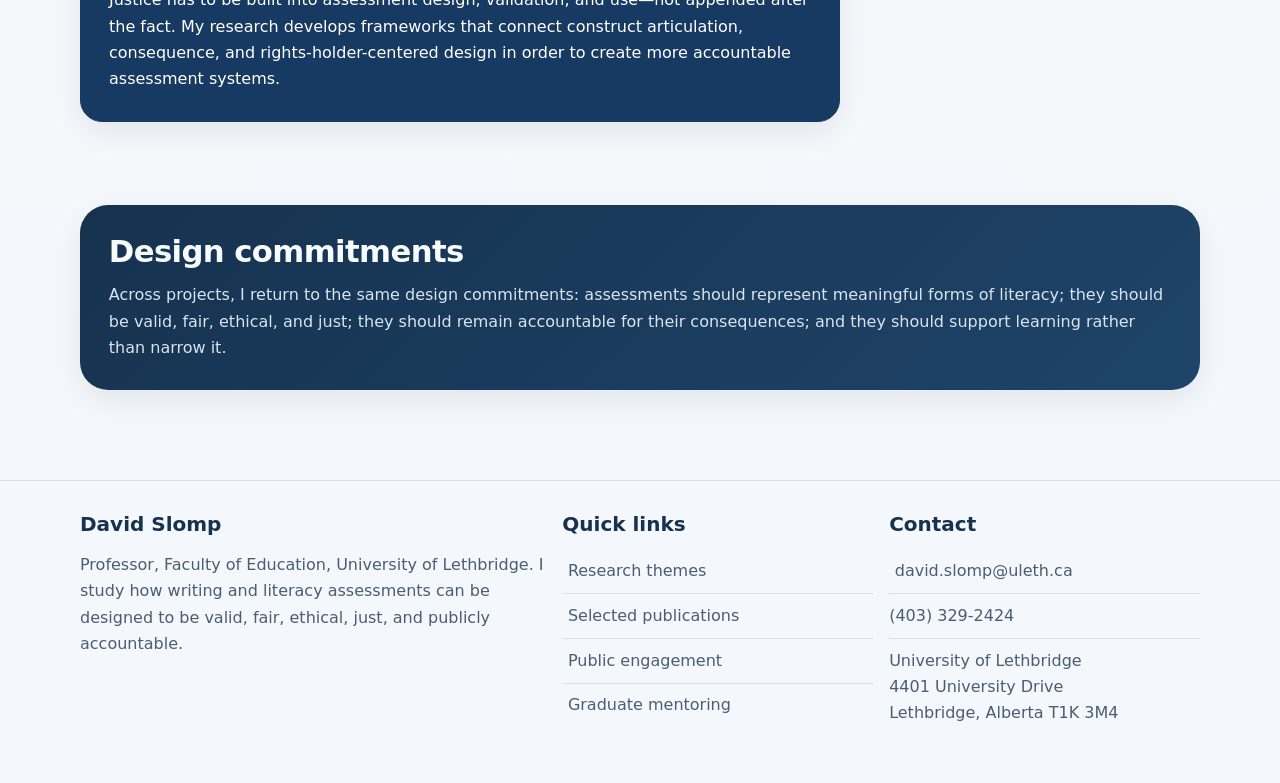
<file: research.html>
<!DOCTYPE html>
<html lang="en">
<head>
  <meta charset="utf-8">
  <meta name="viewport" content="width=device-width, initial-scale=1">
  <title>Research | David Slomp</title>
  <meta name="description" content="Research themes and current program of work for David Slomp.">
  <link rel="icon" href="assets/favicon.svg" type="image/svg+xml">
  <link rel="stylesheet" href="css/styles.css">
  <!-- Google tag (gtag.js) -->
<script async src="https://www.googletagmanager.com/gtag/js?id=G-P6X5NRJZLX"></script>
<script>
  window.dataLayer = window.dataLayer || [];
  function gtag(){dataLayer.push(arguments);}
  gtag('js', new Date());

  gtag('config', 'G-P6X5NRJZLX');
</script>

</head>
<body data-page="research">
<a class="skip-link" href="#main">Skip to main content</a>

<header class="site-header">
  <div class="container header-inner">
    <a class="brand" href="index.html" aria-label="Home">
      <span>David Slomp</span>
      <small>Literacy, assessment, justice, and public accountability</small>
    </a>
    <button class="nav-toggle" aria-controls="site-nav" aria-expanded="false">Menu</button>

    <nav id="site-nav" class="site-nav" aria-label="Main navigation">
      <ul>
        <li><a href="about.html" data-page="about">About</a></li>
        <li><a href="research.html" data-page="research">Research</a></li>
        <li><a href="publications.html" data-page="publications">Publications</a></li>
        <li><a href="engagement.html" data-page="engagement">Engagement</a></li>
        <li><a href="mentoring.html" data-page="mentoring">Mentoring</a></li>
        <li><a href="contact.html" data-page="contact">Contact</a></li>
        <li class="nav-cta"><a class="btn secondary" href="downloads/David_Slomp_CV_2026.pdf">CV</a></li>
      </ul>
    </nav>
  </div>
</header>

<main id="main">

  <section class="page-hero">
    <div class="container">
      <span class="kicker">Research</span>
      <h1>Research agenda</h1>
      <p class="lead">My research advances a justice-oriented reconceptualization of assessment by integrating validity theory, sociocognitive models of writing and reading, and socioculturally responsive design frameworks. Across this work, I reposition validity as a question of equity and consequence in literacy, language, and AI-mediated contexts.</p>
    </div>
  </section>

  <section class="section">
    <div class="container">
      <div class="section-header">
        <h2>Four linked areas of inquiry</h2>
      </div>

      <div class="grid grid-2">
        <article class="card">
          <h3>Justice, fairness, ethics, and validity</h3>
          <p>I study what it means to treat justice as central to validation rather than as an afterthought. This includes work on ethical writing assessment, consequential validity, justice-oriented and antiracist validation, and the relationship between validity arguments and human dignity.</p>
        </article>

        <article class="card">
          <h3>Writing expertise in digital and AI-mediated contexts</h3>
          <p>Writers now compose across platforms, media, and tools that change what counts as expertise. I examine how assessments can better represent that complexity without collapsing into narrow or reductive models of performance.</p>
        </article>

        <article class="card">
          <h3>Assessment design and the consequences of use</h3>
          <p>My work on the Integrated Design and Appraisal Framework brings together construct representation, theory of action, validity, and consequences of use. The aim is to design assessments that are intellectually rigorous while remaining accountable for what they do in the world.</p>
        </article>

        <article class="card">
          <h3>Policy, pedagogy, and public accountability</h3>
          <p>I work with teacher educators, professional organisations, and policy partners to rethink how assessment systems shape instruction, opportunity, and public trust. This includes research on large-scale testing, school-based assessment, and teacher learning.</p>
        </article>
      </div>
    </div>
  </section>

  <section class="section">
    <div class="container columns">
      <div class="panel">
        <h2>Current program of research</h2>
        <p><strong>Justice-Oriented Literacy Assessment for a Digital and AI-Mediated World</strong> is the umbrella program that currently organises much of my work. It builds on earlier research on the social consequences of assessment and extends that work into questions of digital communication, AI-enabled feedback, and culturally responsive assessment design.</p>
        <p>The work begins from a simple concern: too many literacy assessments still rest on narrow, standardised models of writing even as students and workers are asked to communicate across linguistic, cultural, and technological boundaries.</p>
        <p>When assessments fail to represent that complexity, they do more than mismeasure performance. They distort teaching, restrict opportunity, and reproduce injustice.</p>
      </div>

      <aside class="panel">
        <h2>Methods and collaborations</h2>
        <p>My research brings together conceptual and empirical work, including design-based research, validity argumentation, construct modelling, policy analysis, qualitative inquiry, and collaborative international work on assessment data and program design.</p>
        <p>Current collaborations extend across Canada, the United States, China, and Chile and involve work with researchers, ministries, testing organisations, and graduate students.</p>
      </aside>
    </div>
  </section>

   <section class="section">
    <div class="container">
      <div class="section-header">
        <h2>Current directions</h2>
      </div>

      <div class="grid grid-3">
        <article class="card">
          <span class="eyebrow">Project cluster 1</span>
          <h3>Scenario-based digital formative assessment</h3>
          <p>I am extending work on a scenario-based digital formative assessment platform that offers feedback across multiple domains of writing expertise, including emerging work on AI-enabled feedback and the validity arguments needed to support its responsible use.</p>
        </article>

        <article class="card">
          <span class="eyebrow">Project cluster 2</span>
          <h3>International writing assessment and large language models</h3>
          <p>Working with collaborators, I am exploring how large language models can help analyse international writing assessment data in ways that reveal linguistic, cultural, and substantive patterns shaping performance and scoring.</p>
        </article>

        <article class="card">
          <span class="eyebrow">Project cluster 3</span>
          <h3>Culturally responsive and justice-oriented assessment</h3>
          <p>I am advancing work on culturally sustaining and justice-oriented assessment frameworks that connect ethical design, sociocognitive models of writing, and public accountability across local and international contexts.</p>
        </article>
      </div>
    </div>
  </section>

  <section class="section">
    <div class="container">
      <div class="section-header">
        <h2>From problem to framework</h2>
        <p>A visual overview of the concepts shaping this work.</p>
      </div>

      <div class="framework-group">
        <h3 class="framework-label">Why this matters</h3>
        <div class="grid grid-2">
         <article class="card framework-card framework-card-lead">
            <div class="card-icon" aria-hidden="true">◎</div>
            <span class="eyebrow">01 · Stake</span>
            <h3>Rights-holders at the center</h3>
            <p>Writing assessment shapes access, opportunity, and thriving. Its consequences are lived by real people, not abstract populations, so assessment design must begin with the people whose lives it affects.</p>
          </article>

          <article class="card framework-card">
            <div class="card-icon" aria-hidden="true">△</div>
            <span class="eyebrow">02 · Problem</span>
            <h3>Why traditional assessment falls short</h3>
            <p>Conventional writing assessment often assumes a stable path from task to score to inference. That logic breaks down when writing is treated as uniform across contexts, cultures, and purposes.</p>
          </article>
        </div>
      </div>

      <div class="framework-group">
        <h3 class="framework-label">How assessment goes wrong</h3>
        <div class="grid grid-3">
          <article class="card framework-card framework-card-mid">
            <div class="card-icon" aria-hidden="true">◌</div>
            <span class="eyebrow">03 · Principle</span>
            <h3>Consequences are part of validity</h3>
            <p>Assessment quality cannot be judged by technical performance alone. Validity must also account for fairness, justice, ethics, and the consequences assessments produce for different populations.</p>
          </article>

          <article class="card framework-card framework-card-mid">
            <div class="card-icon" aria-hidden="true">◍</div>
            <span class="eyebrow">04 · Interpretation</span>
            <h3>Sociocognitive and cultural mediation</h3>
            <p>Writing performance is interpreted through linguistic, cultural, and substantive patterns. These patterns shape what is seen as evidence and must be examined before claims about writers are treated as justified.</p>
          </article>

          <article class="card framework-card framework-card-mid">
            <div class="card-icon" aria-hidden="true">⌕</div>
            <span class="eyebrow">05 · Inference</span>
            <h3>Alternative explanations must be tested</h3>
            <p>Differences in performance may reflect discourse traditions, unequal access to dominant language practices, or contextual knowledge rather than differences in writing ability alone. Good assessment makes those possibilities visible.</p>
          </article>
        </div>
      </div>

      <div class="framework-group">
        <h3 class="framework-label">What my research builds</h3>
        <article class="card card-feature framework-feature">
          <div class="card-icon feature-icon" aria-hidden="true">◆</div>
          <span class="eyebrow">06 · Response</span>
          <h3>Designing for justice</h3>
          <p>Justice has to be built into assessment design, validation, and use—not appended after the fact. My research develops frameworks that connect construct articulation, consequence, and rights-holder-centered design in order to create more accountable assessment systems.</p>
        </article>
      </div>
    </div>
  </section>
  <section class="section">
    <div class="container">
      <div class="feature-band">
        <h2>Design commitments</h2>
        <p>Across projects, I return to the same design commitments: assessments should represent meaningful forms of literacy; they should be valid, fair, ethical, and just; they should remain accountable for their consequences; and they should support learning rather than narrow it.</p>
      </div>
    </div>
  </section>

</main>

<footer class="site-footer">
  <div class="container footer-grid">
    <div>
      <h3>David Slomp</h3>
      <p>Professor, Faculty of Education, University of Lethbridge. I study how writing and literacy assessments can be designed to be valid, fair, ethical, just, and publicly accountable.</p>
    </div>

    <div>
      <h3>Quick links</h3>
      <ul class="list-clean">
        <li><a href="research.html">Research themes</a></li>
        <li><a href="publications.html">Selected publications</a></li>
        <li><a href="engagement.html">Public engagement</a></li>
        <li><a href="mentoring.html">Graduate mentoring</a></li>
      </ul>
    </div>

    <div>
      <h3>Contact</h3>
      <ul class="list-clean">
        <li><a href="mailto:david.slomp@uleth.ca">david.slomp@uleth.ca</a></li>
        <li>(403) 329-2424</li>
        <li>University of Lethbridge<br>4401 University Drive<br>Lethbridge, Alberta T1K 3M4</li>
      </ul>
    </div>
  </div>
</footer>

<script src="js/site.js"></script>
</body>
</html>
</file>
<file: css/styles.css>
:root{
  --bg:#f6f8fb;
  --surface:#ffffff;
  --surface-alt:#eef3f9;
  --text:#16324f;
  --muted:#4b5d73;
  --line:#d7e0ea;
  --accent:#7a1f38;
  --accent-soft:#f5e8ee;
  --shadow:0 10px 30px rgba(16,35,56,.08);
  --radius:18px;
  --max:1120px;
}

*{box-sizing:border-box}

html{scroll-behavior:smooth}

body{
  margin:0;
  font-family:ui-sans-serif, system-ui, -apple-system, BlinkMacSystemFont, "Segoe UI", sans-serif;
  color:var(--text);
  background:linear-gradient(180deg,#f9fbfd 0%, #f4f7fb 100%);
  line-height:1.65;
}

img{max-width:100%;display:block}

a{color:var(--accent);text-decoration:none}
a:hover{text-decoration:underline}

.skip-link{
  position:absolute;
  left:-9999px;
  top:auto;
  width:1px;
  height:1px;
  overflow:hidden;
}

.skip-link:focus{
  left:1rem;
  top:1rem;
  width:auto;
  height:auto;
  padding:.75rem 1rem;
  background:#fff;
  border:2px solid var(--accent);
  z-index:10000;
}

.container{
  width:min(var(--max), calc(100% - 2rem));
  margin:0 auto;
}

.site-header{
  position:sticky;
  top:0;
  z-index:1000;
  backdrop-filter:blur(12px);
  background:rgba(249,251,253,.92);
  border-bottom:1px solid rgba(215,224,234,.7);
}

.header-inner{
  display:flex;
  align-items:center;
  justify-content:space-between;
  gap:1rem;
  padding:1rem 0;
}

.brand{
  display:flex;
  flex-direction:column;
  gap:.1rem;
  color:var(--text);
  font-weight:700;
  letter-spacing:.01em;
}

.brand small{
  color:var(--muted);
  font-weight:600;
}

.nav-toggle{
  display:none;
  background:#fff;
  border:1px solid var(--line);
  border-radius:10px;
  padding:.65rem .85rem;
  color:var(--text);
  font-weight:700;
}

.site-nav ul{
  display:flex;
  align-items:center;
  gap:.25rem;
  list-style:none;
  padding:0;
  margin:0;
}

.site-nav a{
  display:inline-flex;
  align-items:center;
  padding:.75rem .95rem;
  border-radius:999px;
  color:var(--text);
  font-weight:600;
}

.site-nav a:hover,
.site-nav a.active{
  background:#fff;
  box-shadow:var(--shadow);
  text-decoration:none;
}

.nav-cta{margin-left:.4rem}

.btn,
button.btn{
  display:inline-flex;
  align-items:center;
  justify-content:center;
  gap:.5rem;
  background:var(--text);
  color:#fff;
  border:0;
  border-radius:999px;
  padding:.9rem 1.15rem;
  font-weight:700;
  box-shadow:var(--shadow);
  cursor:pointer;
  text-decoration:none;
}

.btn:hover{
  text-decoration:none;
  opacity:.95;
}

.btn.secondary{
  background:#fff;
  color:var(--text);
  border:1px solid var(--line);
  box-shadow:none;
}

.btn.tertiary{
  background:var(--accent-soft);
  color:var(--accent);
  box-shadow:none;
}

.kicker{
  display:inline-block;
  padding:.35rem .75rem;
  border-radius:999px;
  background:var(--accent-soft);
  color:var(--accent);
  font-size:.85rem;
  font-weight:700;
  letter-spacing:.02em;
  margin-bottom:1rem;
}

h1,h2,h3,h4{
  line-height:1.16;
  margin:0 0 .8rem;
}

h1{
  font-size:clamp(2.2rem,4vw,4.3rem);
  letter-spacing:-.03em;
}

h2{
  font-size:clamp(1.7rem,2.4vw,2.7rem);
  letter-spacing:-.02em;
}

h3{font-size:1.25rem}

.lead{
  font-size:1.15rem;
  color:var(--muted);
  max-width:65ch;
}

.subtle{color:var(--muted)}

.section{
  width:100%;
  clear:both;
  padding:2.6rem 0;
}

.section-header{
  margin-bottom:1.5rem;
}

.section-header p{
  max-width:70ch;
  color:var(--muted);
  margin-top:.25rem;
}

.grid{
  display:grid;
  gap:1rem;
}

.grid-2{grid-template-columns:repeat(2,1fr)}
.grid-3{grid-template-columns:repeat(3,1fr)}
.grid-4{grid-template-columns:repeat(4,1fr)}

.card{
  background:var(--surface);
  border:1px solid var(--line);
  border-radius:var(--radius);
  padding:1.25rem;
  box-shadow:var(--shadow);
}

.card p{
  margin:.55rem 0 0;
  color:var(--muted);
}

.card ul{
  margin:.6rem 0 0 1.1rem;
}

.card li{
  margin:.3rem 0;
}

.card .eyebrow{
  display:block;
  color:var(--accent);
  font-weight:700;
  font-size:.85rem;
  margin-bottom:.45rem;
}

.card h4{
  margin:.35rem 0 .75rem;
  font-size:1.15rem;
  line-height:1.2;
}

.card p + p{
  margin-top:.75rem;
}

.card-meta{
  margin-top:.85rem;
  font-size:.9rem;
  color:#6b7280;
}

.card-meta a{
  color:inherit;
  text-decoration:underline;
}

.topic-links{
  display:flex;
  gap:.6rem;
  flex-wrap:wrap;
  margin-top:.9rem;
}

.pill{
  display:inline-flex;
  align-items:center;
  padding:.4rem .7rem;
  background:var(--surface-alt);
  border:1px solid var(--line);
  border-radius:999px;
  color:var(--text);
  font-weight:600;
  font-size:.9rem;
}

.panel{
  background:var(--surface);
  border:1px solid var(--line);
  border-radius:var(--radius);
  padding:1.35rem;
  box-shadow:var(--shadow);
}

.panel h3{margin-bottom:.6rem}

.stats{
  display:grid;
  grid-template-columns:repeat(2,1fr);
  gap:.75rem;
}

.stat{
  background:var(--surface);
  border:1px solid var(--line);
  border-radius:16px;
  padding:1rem;
}

.stat strong{
  display:block;
  font-size:1.4rem;
  line-height:1.1;
  margin-bottom:.3rem;
}

.stat span{
  display:block;
  color:var(--muted);
  font-weight:600;
  font-size:.95rem;
}

.feature-band{
  background:linear-gradient(135deg,#16324f 0%, #1e4469 100%);
  color:#f8fbff;
  border-radius:28px;
  padding:1.8rem;
  box-shadow:var(--shadow);
}

.feature-band p{
  color:#d9e4f0;
  margin:.6rem 0 0;
}

.feature-band a{color:#fff}

.publication{
  background:var(--surface);
  border:1px solid var(--line);
  border-radius:16px;
  padding:1rem 1.05rem;
}

.publication p{
  margin:.45rem 0 0;
  color:var(--muted);
}

.pub-meta{
  color:var(--accent);
  font-weight:700;
  font-size:.92rem;
  margin-bottom:.3rem;
}

.list-clean{
  list-style:none;
  padding:0;
  margin:0;
}

.list-clean li{
  padding:.55rem 0;
  border-top:1px solid var(--line);
}

.list-clean li:first-child{border-top:0}

.list-clean li a{
  margin-left:.35rem;
  white-space:nowrap;
}

.timeline{
  display:grid;
  gap:1rem;
}

.timeline-item{
  display:grid;
  grid-template-columns:150px 1fr;
  gap:1rem;
  padding:1rem 0;
  border-top:1px solid var(--line);
}

.timeline-item:first-child{
  border-top:0;
  padding-top:0;
}

.timeline-item .year{
  font-weight:700;
  color:var(--accent);
}

.callout{
  border-left:4px solid var(--accent);
  background:var(--accent-soft);
  padding:1rem 1rem 1rem 1.15rem;
  border-radius:0 16px 16px 0;
  color:var(--text);
}

.muted-box{
  background:var(--surface-alt);
  border:1px solid var(--line);
  border-radius:16px;
  padding:1rem;
}

.columns{
  display:grid;
  grid-template-columns:1.2fr .8fr;
  gap:1.25rem;
}

.site-footer{
  margin-top:3rem;
  padding:2rem 0 3rem;
  border-top:1px solid var(--line);
}

.footer-grid{
  display:grid;
  grid-template-columns:1.2fr .8fr .8fr;
  gap:1rem;
}

.site-footer p,
.site-footer li,
.site-footer a{
  color:var(--muted);
}

small.note{
  display:block;
  margin-top:1rem;
  color:var(--muted);
}

.page-hero{
  padding:4rem 0 1.25rem;
}

.page-hero .lead{
  max-width:75ch;
}

.cta-row{
  display:flex;
  gap:.6rem;
  flex-wrap:wrap;
  margin-top:1.2rem;
}

.cta-row .btn{
  white-space:nowrap;
}

table.simple{
  width:100%;
  border-collapse:collapse;
  margin-top:.75rem;
  background:var(--surface);
  border:1px solid var(--line);
  border-radius:16px;
  overflow:hidden;
}

table.simple th,
table.simple td{
  padding:1rem;
  border-bottom:1px solid var(--line);
  text-align:left;
  vertical-align:top;
}

table.simple tr:last-child td{border-bottom:0}

table.simple th{
  background:var(--surface-alt);
  font-size:.95rem;
}

hr.soft{
  border:0;
  border-top:1px solid var(--line);
  margin:2rem 0;
}

.subsection-block + .subsection-block{
  margin-top:2rem;
}

.subsection-heading{
  margin-bottom:1rem;
  font-size:1rem;
  letter-spacing:.02em;
}

.start-here-grid{
  display:grid;
  grid-template-columns:1.3fr 1fr;
  gap:2rem;
  align-items:start;
}

.start-here-grid .card-grid{
  display:grid;
  gap:1rem;
}

/* ===== HERO ===== */

.hero{
  padding:3.5rem 0 2.5rem;
}

.hero-header{
  margin-bottom:1.4rem;
}

.hero-header h1{
  margin-bottom:0;
  line-height:1.04;
  max-width:14ch;
}

.hero-main{
  display:grid;
  grid-template-columns:minmax(0, 1.35fr) minmax(320px, 430px);
  gap:3rem;
  align-items:center;
}

.hero-copy{
  max-width:720px;
}

.hero-copy p{
  margin:1rem 0 0;
}

.hero-copy .lead{
  max-width:51ch;
  font-size:1.18rem;
  margin:0;
}

.hero-role{
  max-width:58ch;
  color:var(--text);
  font-weight:650;
}

.hero-actions{
  display:flex;
  flex-direction:column;
  gap:.6rem;
  margin-top:1.4rem;
}

.hero-actions-main,
.hero-actions-secondary{
  display:flex;
  gap:.6rem;
  flex-wrap:wrap;
}

.hero-actions .btn{
  white-space:nowrap;
}

.hero-portrait{
  padding:.75rem;
  width:100%;
  justify-self:end;
}

.hero-portrait picture{
  display:block;
  width:100%;
}

.feature-image{
  width:100%;
  height:clamp(480px, 45vw, 640px);
  aspect-ratio:2 / 3;
  object-fit:cover;
  object-position:center;
  border-radius:16px;
  display:block;
}

.hero-grid{
  display:grid;
  grid-template-columns:minmax(0, 0.95fr) minmax(320px, 0.85fr);
  gap:1.75rem;
  align-items:start;
}

.about-intro-grid,
.mentoring-intro-grid{
  display:grid;
  grid-template-columns:1.05fr 0.95fr;
  gap:2rem;
  align-items:center;
}

.image-feature{
  margin:2rem 0 3rem;
}

.image-feature-inner{
  position:relative;
  border-radius:20px;
  overflow:hidden;
  box-shadow:var(--shadow);
}

.image-feature-inner img{
  width:100%;
  height:420px;
  object-fit:cover;
  display:block;
}

.image-caption{
  position:absolute;
  bottom:1rem;
  left:1rem;
  background:rgba(22, 50, 79, 0.85);
  color:#fff;
  padding:.5rem .8rem;
  border-radius:10px;
  font-size:.9rem;
}

.image-caption p{
  margin:0;
  color:#fff;
}

.home-theme-grid{
  display:grid;
  grid-template-columns:repeat(2, minmax(0, 1fr));
  gap:1rem;
  max-width:980px;
  margin:0 auto;
}

.home-themes-section{
  padding-top:2.2rem;
}

.home-themes-header{
  max-width:780px;
  margin:0 auto 1.5rem;
}

/* ===== HOMEPAGE EVIDENCE ===== */

.evidence-section{
  padding:0 0 2.2rem;
}

.evidence-strip{
  display:grid;
  grid-template-columns:minmax(170px, .75fr) minmax(0, 2.25fr);
  gap:1.5rem;
  align-items:stretch;
  padding:1.35rem 1.5rem;
  background:var(--surface);
  border:1px solid var(--line);
  border-radius:var(--radius);
  box-shadow:var(--shadow);
}

.evidence-intro{
  display:flex;
  flex-direction:column;
  justify-content:center;
}

.evidence-intro h2{
  margin:0 0 .25rem;
  font-size:1.15rem;
  letter-spacing:0;
}

.evidence-intro a{
  color:var(--muted);
  font-size:.82rem;
  font-weight:600;
}

.evidence-grid{
  display:grid;
  grid-template-columns:repeat(3, minmax(0, 1fr));
  gap:0;
  margin:0;
}

.evidence-item{
  display:flex;
  flex-direction:column;
  justify-content:center;
  padding:.25rem 1.35rem;
  border-left:1px solid var(--line);
}

.evidence-item dt{
  order:2;
  color:var(--muted);
  font-size:.88rem;
  font-weight:600;
  line-height:1.35;
}

.evidence-item dd{
  order:1;
  margin:0 0 .2rem;
  color:var(--text);
  font-size:clamp(1.55rem, 2.3vw, 2.15rem);
  font-weight:800;
  letter-spacing:-.025em;
  line-height:1.05;
}

.home-theme-grid .card{
  padding:1.35rem 1.35rem;
}

.about-image-panel{
  display:flex;
  flex-direction:column;
  gap:1rem;
  padding:1rem;
}

.about-image{
  width:100%;
  aspect-ratio:4 / 4.8;
  object-fit:cover;
  border-radius:16px;
}

.about-image-actions{
  display:flex;
  gap:.6rem;
  flex-wrap:wrap;
}

.mentoring-columns,
.mentoring-outcomes-columns{
  align-items:center;
}

.mentoring-image-panel,
.mentoring-outcomes-image-panel{
  padding:1rem;
  display:flex;
  align-items:center;
}

.mentoring-image,
.mentoring-outcomes-image{
  width:100%;
  aspect-ratio:4 / 3;
  object-fit:cover;
  border-radius:16px;
}

.mentoring-list li{
  padding:.9rem 0;
}

/* ===== FEATURED CARD ===== */

.card-feature{
  background:#173a63;
  color:#ffffff;
  border-color:#173a63;
}

.card-feature h3,
.card-feature p,
.card-feature .eyebrow{
  color:#ffffff;
}

/* ===== RESEARCH FRAMEWORK SECTION ===== */

.framework-group + .framework-group{
  margin-top:2.25rem;
}

.framework-label{
  margin:0 0 1rem;
  font-size:.82rem;
  font-weight:700;
  letter-spacing:.08em;
  text-transform:uppercase;
  color:var(--accent);
}

.framework-card,
.framework-feature{
  position:relative;
}

.framework-card-mid{
  background:#f7f8fa;
}

.card-icon{
  display:inline-flex;
  align-items:center;
  justify-content:center;
  width:2.5rem;
  height:2.5rem;
  margin-bottom:.85rem;
  border-radius:999px;
  font-size:1rem;
  line-height:1;
  color:var(--text);
  background:#eef2f6;
  border:1px solid var(--line);
}

.feature-icon{
  color:#ffffff;
  background:rgba(255, 255, 255, 0.14);
  border:1px solid rgba(255, 255, 255, 0.18);
}

.framework-card .eyebrow,
.framework-feature .eyebrow{
  display:block;
  margin-bottom:.7rem;
}

.framework-card h3,
.framework-feature h3{
  margin-bottom:.75rem;
  line-height:1.15;
}

.framework-card p,
.framework-feature p{
  margin:0;
}

.framework-feature{
  max-width:100%;
  padding:1.75rem;
  border-radius:22px;
}

.framework-group:last-child{
  margin-top:2.5rem;
}

.framework-group:last-child .framework-feature{
  max-width:760px;
}

.framework-card:hover,
.framework-feature:hover{
  transform:translateY(-2px);
  transition:transform .18s ease;
}
.framework-card-lead {
  background: linear-gradient(135deg, #173a63 0%, #1e4469 100%);
  color: #ffffff;
  border-color: #173a63;
}

.framework-card-lead h3,
.framework-card-lead p,
.framework-card-lead .eyebrow {
  color: #ffffff;
}

.framework-card-lead .card-icon {
  background: rgba(255,255,255,0.14);
  color: #ffffff;
  border: 1px solid rgba(255,255,255,0.18);
}

.framework-group:first-of-type .framework-card-lead {
  grid-column: span 2;
}

/* ===== RESPONSIVE ===== */

@media (max-width: 980px){
  .hero-grid,
  .columns,
  .footer-grid,
  .grid-4,
  .grid-3{
    grid-template-columns:1fr 1fr;
  }

  .grid-2{
    grid-template-columns:1fr;
  }

  .hero-main{
    grid-template-columns:1fr;
    gap:1.5rem;
  }

  .hero-copy .lead{
    max-width:none;
  }

  .hero-portrait{
    max-width:420px;
    justify-self:start;
  }

  .feature-image{
    height:auto;
    aspect-ratio:3 / 2;
    object-position:center;
  }

  .evidence-strip{
    grid-template-columns:1fr;
    gap:1rem;
  }

  .evidence-intro{
    flex-direction:row;
    align-items:baseline;
    justify-content:space-between;
    gap:1rem;
  }

  .evidence-item:first-child{
    border-left:0;
  }

  .mentoring-columns,
  .mentoring-outcomes-columns{
    grid-template-columns:1fr;
  }
}

@media (max-width: 900px){
  .start-here-grid{
    grid-template-columns:1fr;
  }

  .list-clean a{
    margin-left:.5rem;
    font-size:.9rem;
  }

  .framework-group + .framework-group{
    margin-top:1.75rem;
  }

  .framework-feature{
    max-width:100%;
    padding:1.4rem;
  }
}

@media (max-width: 760px){
  .hero{
    padding:2.25rem 0 2rem;
  }

  .hero-grid,
  .hero-main,
  .columns,
  .footer-grid,
  .grid-4,
  .grid-3,
  .stats{
    grid-template-columns:1fr;
  }

  .nav-toggle{
    display:inline-flex;
  }

  .site-nav{
    position:absolute;
    left:1rem;
    right:1rem;
    top:calc(100% + .5rem);
    background:#fff;
    border:1px solid var(--line);
    border-radius:18px;
    box-shadow:var(--shadow);
    padding:.5rem;
    display:none;
  }

  .site-nav.open{
    display:block;
  }

  .site-nav ul{
    flex-direction:column;
    align-items:stretch;
  }

  .site-nav a,
  .nav-cta{
    width:100%;
    justify-content:center;
  }

  .hero-copy .lead{
    font-size:1.05rem;
  }

  .hero-portrait{
    max-width:100%;
  }

  .evidence-section{
    padding-bottom:1.5rem;
  }

  .evidence-strip{
    padding:1.15rem;
  }

  .evidence-intro{
    display:block;
  }

  .evidence-grid{
    grid-template-columns:1fr;
  }

  .evidence-item,
  .evidence-item:first-child{
    padding:.85rem 0;
    border-left:0;
    border-top:1px solid var(--line);
  }

  .timeline-item{
    grid-template-columns:1fr;
  }

  .framework-label{
    margin-bottom:.8rem;
  }

  .card-icon{
    width:2.25rem;
    height:2.25rem;
    margin-bottom:.7rem;
  }
}


/* A dated snapshot remains useful even when the weekly provider is unavailable. */
.scholar-status{
  margin:.6rem 0 0;
  max-width:38ch;
  color:var(--muted);
  font-size:.82rem;
  line-height:1.5;
}
.scholar-status[data-refresh-state="overdue"]{
  font-weight:600;
}
@media (min-width: 761px) and (max-width: 980px){
  .evidence-intro{flex-wrap:wrap;}
  .evidence-intro .scholar-status{flex-basis:100%;max-width:none;margin-top:0;}
}
</file>
